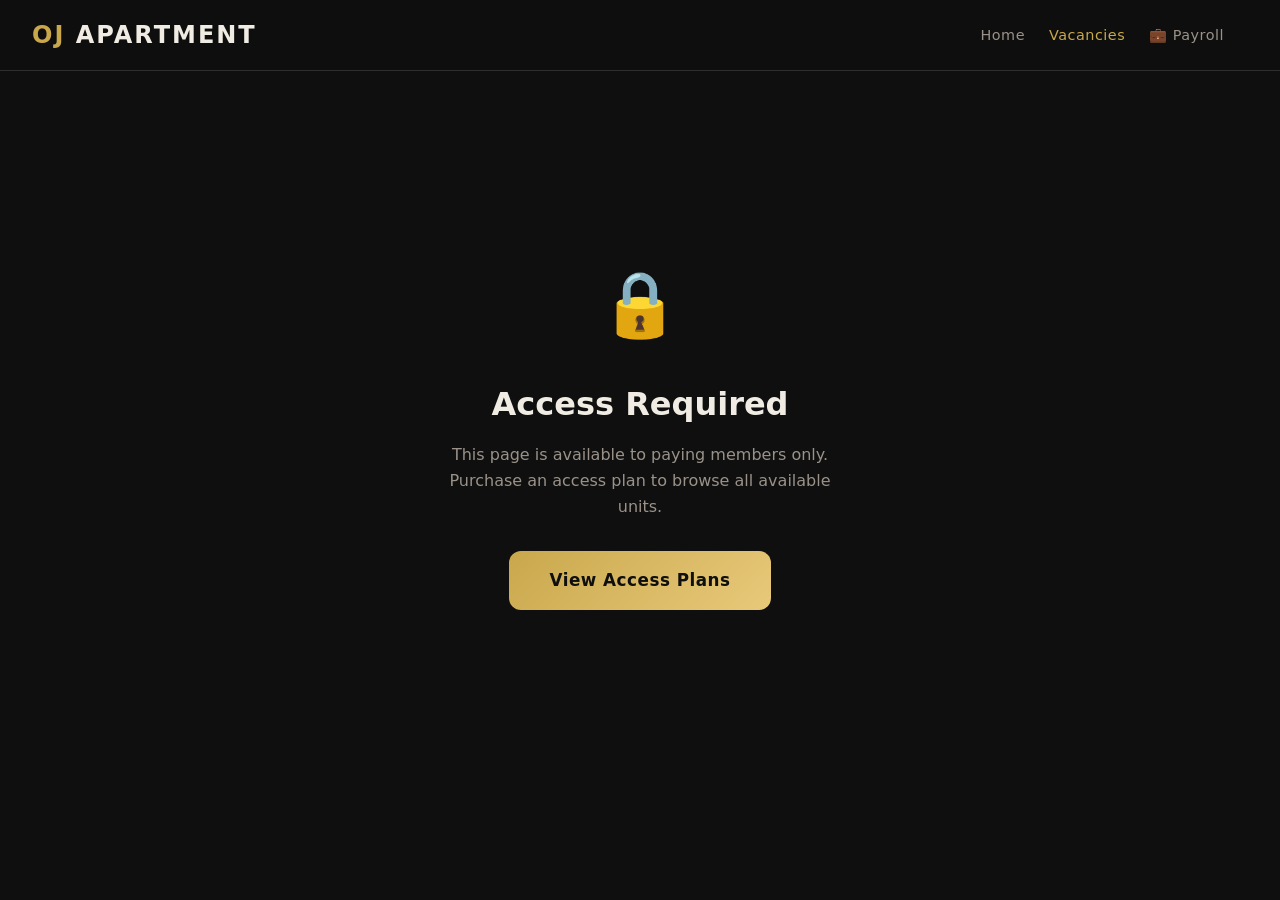
<file: apartments.html>
<!DOCTYPE html>
<html lang="en">
<head>
  <meta charset="UTF-8" />
  <meta name="viewport" content="width=device-width, initial-scale=1.0" />
  <title>Vacancies — OJ Apartment</title>
  <link rel="stylesheet" href="styles.css" />
  <style>
    .nav-toggle {
      display: none;
      flex-direction: column;
      justify-content: center;
      gap: 5px;
      background: none;
      border: none;
      cursor: pointer;
      padding: 4px;
      z-index: 201;
    }
    .nav-toggle span {
      display: block;
      width: 26px;
      height: 2.5px;
      background: var(--text);
      border-radius: 2px;
      transition: transform 0.3s ease, opacity 0.3s ease;
    }
    .nav-toggle.open span:nth-child(1) { transform: translateY(7.5px) rotate(45deg); }
    .nav-toggle.open span:nth-child(2) { opacity: 0; transform: scaleX(0); }
    .nav-toggle.open span:nth-child(3) { transform: translateY(-7.5px) rotate(-45deg); }
    .nav-drawer { position: fixed; inset: 0; z-index: 200; pointer-events: none; }
    .nav-drawer-backdrop { position: absolute; inset: 0; background: rgba(0,0,0,0.7); opacity: 0; transition: opacity 0.3s ease; backdrop-filter: blur(4px); }
    .nav-drawer-panel {
      position: absolute; top: 0; right: 0;
      width: min(320px, 85vw); height: 100%;
      background: var(--dark-card); border-left: 1px solid var(--dark-border);
      transform: translateX(100%); transition: transform 0.35s cubic-bezier(0.4,0,0.2,1);
      display: flex; flex-direction: column;
      padding: 5.5rem 2rem 2rem; gap: 0;
    }
    .nav-drawer.open { pointer-events: all; }
    .nav-drawer.open .nav-drawer-backdrop { opacity: 1; }
    .nav-drawer.open .nav-drawer-panel { transform: translateX(0); }
    .nav-drawer-panel a {
      display: flex; align-items: center; gap: 0.75rem;
      padding: 1rem 0; border-bottom: 1px solid var(--dark-border);
      font-size: 1rem; color: var(--text); transition: color 0.2s;
    }
    .nav-drawer-panel a:hover { color: var(--gold); }
    .nav-drawer-panel a .nav-icon { font-size: 1.2rem; width: 24px; text-align: center; }
    .nav-drawer-logo { font-size: 1.1rem; font-weight: 700; color: var(--gold); letter-spacing: 2px; text-transform: uppercase; margin-bottom: 0.25rem; }
    .nav-drawer-tagline { font-size: 0.78rem; color: var(--text-muted); margin-bottom: 1.5rem; padding-bottom: 1.5rem; border-bottom: 1px solid var(--dark-border); }
    .nav-drawer-cta { margin-top: 2rem; }
    @media (max-width: 768px) {
      .navbar .nav-links { display: none; }
      .nav-toggle { display: flex; }
    }
  </style>
</head>
<body>

  <!-- Navbar -->
  <nav class="navbar">
    <div class="logo">OJ <span>Apartment</span></div>
    <div class="nav-links">
      <a href="index.html">Home</a>
      <a href="apartments.html" class="active">Vacancies</a>
      <a href="payroll.html">💼 Payroll</a>
      <span id="user-greeting" style="font-size:0.85rem;color:var(--text-muted);"></span>
      <button onclick="revokeAccess()" class="btn btn-outline" style="padding:0.4rem 1rem;font-size:0.82rem;">Sign Out</button>
    </div>
    <button class="nav-toggle" id="nav-toggle" aria-label="Toggle navigation" aria-expanded="false">
      <span></span><span></span><span></span>
    </button>
  </nav>

  <!-- Mobile drawer -->
  <div class="nav-drawer" id="nav-drawer" role="dialog" aria-modal="true" aria-label="Navigation menu">
    <div class="nav-drawer-backdrop" id="nav-backdrop"></div>
    <div class="nav-drawer-panel">
      <div class="nav-drawer-logo">OJ Apartment</div>
      <div class="nav-drawer-tagline">Premium Residential Building · Lagos</div>
      <a href="index.html" onclick="closeDrawer()"><span class="nav-icon">🏠</span> Home</a>
      <a href="apartments.html" onclick="closeDrawer()"><span class="nav-icon">🔍</span> Vacancies</a>
      <a href="payroll.html" onclick="closeDrawer()"><span class="nav-icon">💼</span> Payroll</a>
      <a href="index.html#about" onclick="closeDrawer()"><span class="nav-icon">🏢</span> About</a>
      <a href="index.html#pricing" onclick="closeDrawer()"><span class="nav-icon">💳</span> Access Plans</a>
      <div class="nav-drawer-cta">
        <button onclick="revokeAccess(); closeDrawer();" class="btn btn-outline btn-full">Sign Out</button>
      </div>
    </div>
  </div>

  <script>
    const toggle = document.getElementById('nav-toggle');
    const drawer = document.getElementById('nav-drawer');
    const backdrop = document.getElementById('nav-backdrop');
    function openDrawer() { toggle.classList.add('open'); drawer.classList.add('open'); toggle.setAttribute('aria-expanded','true'); document.body.style.overflow='hidden'; }
    function closeDrawer() { toggle.classList.remove('open'); drawer.classList.remove('open'); toggle.setAttribute('aria-expanded','false'); document.body.style.overflow=''; }
    toggle.addEventListener('click', () => drawer.classList.contains('open') ? closeDrawer() : openDrawer());
    backdrop.addEventListener('click', closeDrawer);
    document.addEventListener('keydown', e => { if (e.key === 'Escape') closeDrawer(); });
  </script>

  <!-- Access Gate (shown if not paid) -->
  <div id="access-gate" style="display:none;min-height:80vh;display:none;align-items:center;justify-content:center;flex-direction:column;text-align:center;padding:3rem 2rem;">
    <div style="font-size:4rem;margin-bottom:1.5rem;">🔒</div>
    <h2 style="font-size:2rem;margin-bottom:0.75rem;">Access Required</h2>
    <p style="color:var(--text-muted);max-width:420px;margin:0 auto 2rem;">This page is available to paying members only. Purchase an access plan to browse all available units.</p>
    <a href="index.html#pricing" class="btn btn-gold btn-lg">View Access Plans</a>
  </div>

  <!-- Main Content (shown after payment) -->
  <div id="main-content" style="display:none;">
    <div class="apartments-page">

      <!-- Page Header -->
      <div class="page-header">
        <h1>Available Units</h1>
        <p>Browse all vacancies at OJ Apartment — <span id="available-count">12</span> units currently available.</p>
      </div>

      <!-- Access Banner -->
      <div class="access-banner">
        ✅ &nbsp;<strong id="access-plan-label">Standard Access</strong> &nbsp;— You have full access to all listings. Your access expires: <strong id="access-expiry" style="margin-left:0.3rem;"></strong>
      </div>

      <!-- Filters -->
      <div class="filters-bar">
        <select id="filter-type" onchange="filterApts()">
          <option value="">All Types</option>
          <option value="Studio">Studio</option>
          <option value="1-Bedroom">1 Bedroom</option>
          <option value="2-Bedroom">2 Bedrooms</option>
          <option value="3-Bedroom">3 Bedrooms</option>
          <option value="Penthouse">Penthouse</option>
        </select>
        <select id="filter-status" onchange="filterApts()">
          <option value="">All Status</option>
          <option value="available">Available</option>
          <option value="reserved">Reserved</option>
        </select>
        <select id="filter-floor" onchange="filterApts()">
          <option value="">All Floors</option>
          <option value="1">Floor 1</option>
          <option value="2">Floor 2</option>
          <option value="3">Floor 3</option>
          <option value="4">Floor 4</option>
          <option value="5">Floor 5</option>
          <option value="6">Floor 6</option>
          <option value="7">Floor 7</option>
          <option value="8">Floor 8</option>
        </select>
        <input type="number" id="filter-price" placeholder="Max rent ($)" oninput="filterApts()" style="width:160px;" />
        <span class="filter-count" id="filter-count"></span>
      </div>

      <!-- Apartments Grid -->
      <div class="apartments-grid" id="apartments-grid">
        <!-- Dynamically populated by script.js -->
      </div>

    </div>
  </div>

  <!-- Apartment Detail Modal -->
  <div class="modal-overlay" id="apt-modal">
    <div class="modal">
      <button class="modal-close" onclick="closeModal()">✕</button>
      <div id="modal-body">
        <!-- Populated dynamically -->
      </div>
    </div>
  </div>

  <!-- Reservation Confirmation Modal -->
  <div class="modal-overlay" id="reserve-modal">
    <div class="modal" style="max-width:440px;">
      <button class="modal-close" onclick="closeReserveModal()">✕</button>
      <div style="text-align:center;">
        <div style="font-size:3rem;margin-bottom:1rem;">🏠</div>
        <h2 style="margin-bottom:0.5rem;">Reserve This Unit?</h2>
        <p id="reserve-modal-desc" style="color:var(--text-muted);font-size:0.9rem;margin-bottom:2rem;"></p>
        <div class="form-group" style="text-align:left;">
          <label>Preferred Move-in Date</label>
          <input type="date" id="movein-date" min="" />
        </div>
        <div class="form-group" style="text-align:left;">
          <label>Additional Notes (optional)</label>
          <input type="text" id="reserve-notes" placeholder="Any special requests..." />
        </div>
        <div style="display:flex;gap:1rem;margin-top:1.5rem;">
          <button class="btn btn-outline btn-full" onclick="closeReserveModal()">Cancel</button>
          <button class="btn btn-gold btn-full" onclick="confirmReservation()">Confirm Reservation</button>
        </div>
      </div>
    </div>
  </div>

  <!-- Toast -->
  <div class="toast" id="toast"></div>

  <script src="script.js"></script>
  <script>
    // Set minimum move-in date to today
    const today = new Date().toISOString().split('T')[0];
    document.getElementById('movein-date').min = today;
    document.getElementById('movein-date').value = today;

    // Init page
    initApartmentsPage();
  </script>
</body>
</html>
</file>
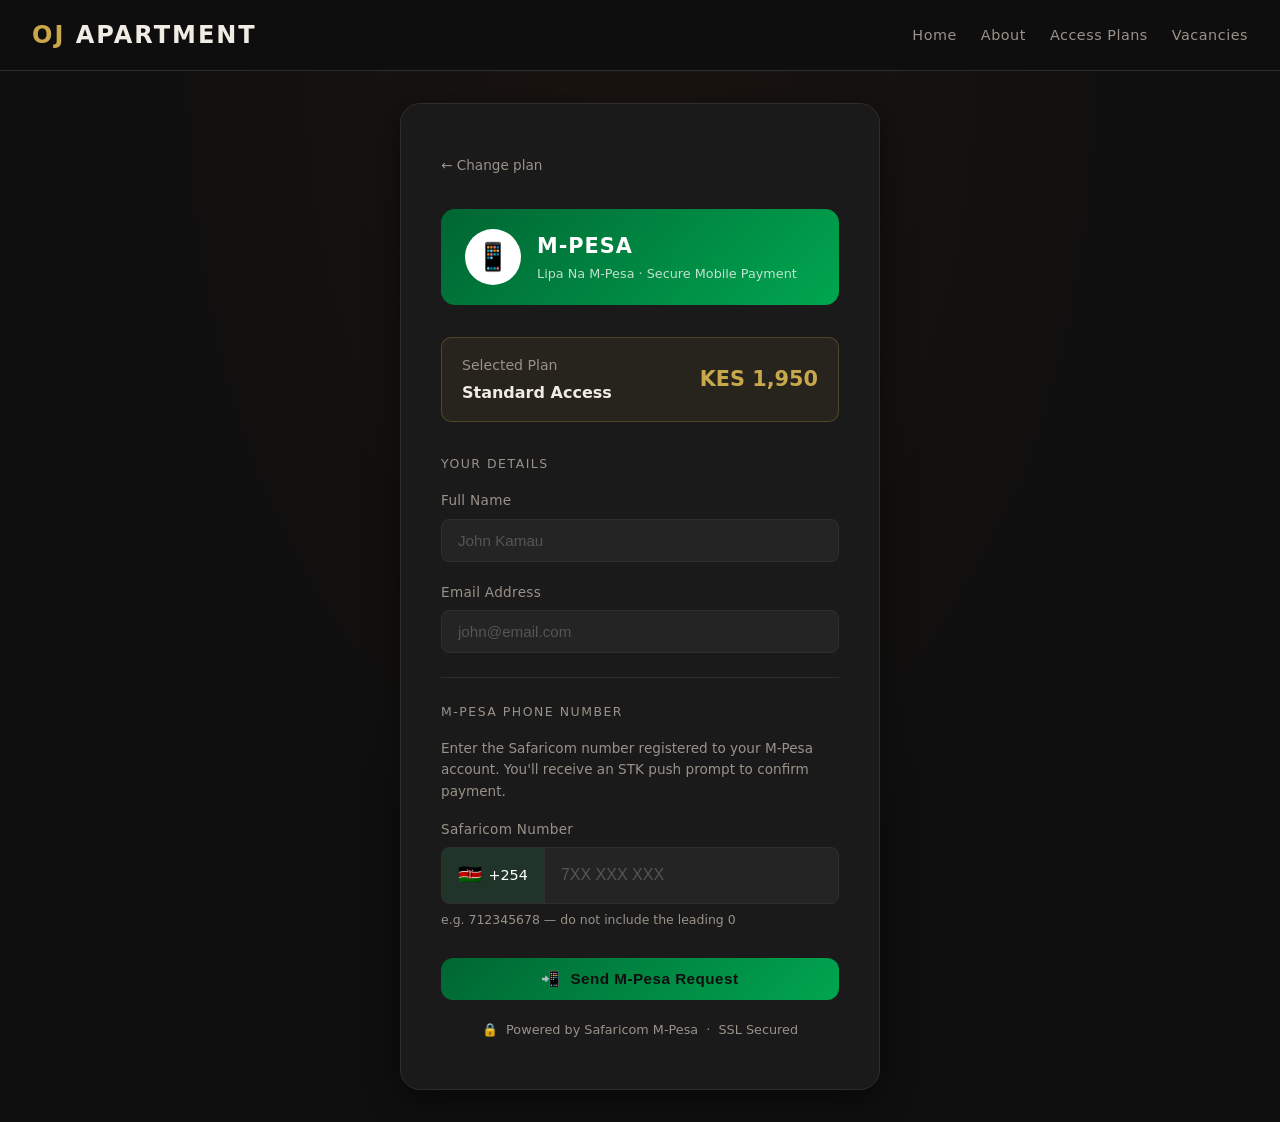
<file: payment.html>
<!DOCTYPE html>
<html lang="en">
<head>
  <meta charset="UTF-8" />
  <meta name="viewport" content="width=device-width, initial-scale=1.0" />
  <title>Pay via M-Pesa — OJ Apartment</title>
  <link rel="stylesheet" href="styles.css" />
  <style>
    /* ── Nav hamburger (shared) ── */
    .nav-toggle {
      display: none; flex-direction: column; justify-content: center;
      gap: 5px; background: none; border: none; cursor: pointer; padding: 4px; z-index: 201;
    }
    .nav-toggle span { display: block; width: 26px; height: 2.5px; background: var(--text); border-radius: 2px; transition: transform .3s, opacity .3s; }
    .nav-toggle.open span:nth-child(1) { transform: translateY(7.5px) rotate(45deg); }
    .nav-toggle.open span:nth-child(2) { opacity: 0; transform: scaleX(0); }
    .nav-toggle.open span:nth-child(3) { transform: translateY(-7.5px) rotate(-45deg); }
    .nav-drawer { position: fixed; inset: 0; z-index: 200; pointer-events: none; }
    .nav-drawer-backdrop { position: absolute; inset: 0; background: rgba(0,0,0,.7); opacity: 0; transition: opacity .3s; backdrop-filter: blur(4px); }
    .nav-drawer-panel { position: absolute; top: 0; right: 0; width: min(320px,85vw); height: 100%; background: var(--dark-card); border-left: 1px solid var(--dark-border); transform: translateX(100%); transition: transform .35s cubic-bezier(.4,0,.2,1); display: flex; flex-direction: column; padding: 5.5rem 2rem 2rem; }
    .nav-drawer.open { pointer-events: all; }
    .nav-drawer.open .nav-drawer-backdrop { opacity: 1; }
    .nav-drawer.open .nav-drawer-panel { transform: translateX(0); }
    .nav-drawer-panel a { display: flex; align-items: center; gap: .75rem; padding: 1rem 0; border-bottom: 1px solid var(--dark-border); font-size: 1rem; color: var(--text); transition: color .2s; }
    .nav-drawer-panel a:hover { color: var(--gold); }
    .nav-drawer-panel a .nav-icon { font-size: 1.2rem; width: 24px; text-align: center; }
    .nav-drawer-logo { font-size: 1.1rem; font-weight: 700; color: var(--gold); letter-spacing: 2px; text-transform: uppercase; margin-bottom: .25rem; }
    .nav-drawer-tagline { font-size: .78rem; color: var(--text-muted); margin-bottom: 1.5rem; padding-bottom: 1.5rem; border-bottom: 1px solid var(--dark-border); }
    .nav-drawer-cta { margin-top: 2rem; }
    @media (max-width: 768px) { .navbar .nav-links { display: none; } .nav-toggle { display: flex; } }

    /* ── Page layout ── */
    .back-link { display: inline-flex; align-items: center; gap: .4rem; font-size: .85rem; color: var(--text-muted); margin-bottom: 2rem; transition: color .2s; }
    .back-link:hover { color: var(--gold); }

    .divider { border: none; border-top: 1px solid var(--dark-border); margin: 1.5rem 0; }
    .section-label { font-size: .78rem; letter-spacing: 1.5px; text-transform: uppercase; color: var(--text-muted); margin-bottom: 1rem; }

    /* ── M-Pesa brand block ── */
    .mpesa-brand {
      display: flex;
      align-items: center;
      gap: 1rem;
      background: linear-gradient(135deg, #006633 0%, #00a650 100%);
      border-radius: 14px;
      padding: 1.25rem 1.5rem;
      margin-bottom: 2rem;
    }
    .mpesa-logo-circle {
      width: 56px; height: 56px; border-radius: 50%;
      background: #fff;
      display: flex; align-items: center; justify-content: center;
      font-size: 1.7rem; flex-shrink: 0;
    }
    .mpesa-brand-text .brand-name { font-size: 1.3rem; font-weight: 800; color: #fff; letter-spacing: 1px; }
    .mpesa-brand-text .brand-sub  { font-size: .8rem; color: rgba(255,255,255,.75); }

    /* ── Phone input with flag prefix ── */
    .phone-input-wrap {
      display: flex;
      align-items: stretch;
      background: var(--dark-mid);
      border: 1px solid var(--dark-border);
      border-radius: 8px;
      overflow: hidden;
      transition: border-color .2s;
    }
    .phone-input-wrap:focus-within { border-color: #00a650; }
    .phone-prefix {
      display: flex; align-items: center; gap: .4rem;
      padding: .75rem 1rem;
      background: rgba(0,166,80,.12);
      border-right: 1px solid var(--dark-border);
      font-size: .9rem; color: #fff; white-space: nowrap; flex-shrink: 0;
    }
    .phone-prefix .flag { font-size: 1.2rem; }
    .phone-input-wrap input {
      flex: 1; background: none; border: none;
      padding: .75rem 1rem; color: var(--text);
      font-size: 1rem; outline: none;
    }
    .phone-input-wrap input::placeholder { color: #555; }

    /* ── STK status steps ── */
    .stk-steps {
      display: none;
      flex-direction: column;
      gap: .75rem;
      margin: 1.5rem 0;
    }
    .stk-steps.visible { display: flex; }
    .stk-step {
      display: flex; align-items: center; gap: .9rem;
      background: var(--dark-mid);
      border: 1px solid var(--dark-border);
      border-radius: 10px;
      padding: .9rem 1rem;
      font-size: .9rem;
      opacity: .4;
      transition: opacity .4s, border-color .4s;
    }
    .stk-step.done  { opacity: 1; border-color: #00a650; }
    .stk-step.active { opacity: 1; border-color: var(--gold); }
    .stk-step .step-icon { font-size: 1.3rem; width: 28px; text-align: center; flex-shrink: 0; }
    .stk-step .step-text { flex: 1; }
    .stk-step .step-text strong { display: block; }
    .stk-step .step-text span { font-size: .8rem; color: var(--text-muted); }
    .stk-spinner {
      width: 18px; height: 18px;
      border: 2.5px solid var(--dark-border);
      border-top-color: var(--gold);
      border-radius: 50%;
      animation: spin .7s linear infinite;
      flex-shrink: 0;
    }
    @keyframes spin { to { transform: rotate(360deg); } }
    .stk-tick { color: #00a650; font-size: 1.1rem; flex-shrink: 0; }

    /* ── Phone confirmation pill ── */
    .phone-pill {
      display: inline-flex; align-items: center; gap: .5rem;
      background: rgba(0,166,80,.12); border: 1px solid rgba(0,166,80,.35);
      border-radius: 50px; padding: .35rem .9rem;
      font-size: .85rem; color: #fff; margin-bottom: 1.5rem;
    }

    /* ── Resend / cancel row ── */
    .stk-actions { display: flex; gap: 1rem; margin-top: .5rem; flex-wrap: wrap; }
    .stk-actions button { background: none; border: none; font-size: .85rem; cursor: pointer; padding: 0; }
    .stk-actions .btn-resend { color: var(--gold); }
    .stk-actions .btn-cancel { color: var(--text-muted); }
    .stk-actions button:hover { text-decoration: underline; }

    /* ── Manual USSD fallback ── */
    .ussd-box {
      background: var(--dark-mid); border: 1px solid var(--dark-border);
      border-radius: 10px; padding: 1.1rem 1.25rem;
      font-size: .88rem; line-height: 1.9;
    }
    .ussd-code {
      font-family: 'Courier New', monospace;
      background: rgba(0,166,80,.15); border: 1px solid rgba(0,166,80,.3);
      color: #4dff9a; border-radius: 6px;
      padding: .2rem .55rem; font-size: .92rem;
    }

    /* ── Success overlay ── */
    #success-overlay {
      display: none; position: fixed; inset: 0;
      background: rgba(0,0,0,.88); z-index: 300;
      align-items: center; justify-content: center;
      flex-direction: column; text-align: center; padding: 2rem;
    }
    #success-overlay.show { display: flex; }
    .success-box {
      background: var(--dark-card); border: 1px solid rgba(0,166,80,.4);
      border-radius: 20px; padding: 3rem 2.5rem;
      max-width: 420px; width: 100%;
    }
    .success-icon { font-size: 4rem; margin-bottom: 1rem; }
    .success-box h2 { font-size: 1.6rem; margin-bottom: .5rem; color: #00a650; }
    .success-box p  { color: var(--text-muted); margin-bottom: 2rem; font-size: .95rem; }
    .progress-bar  { height: 4px; background: var(--dark-border); border-radius: 2px; overflow: hidden; margin-bottom: .75rem; }
    .progress-fill { height: 100%; background: #00a650; width: 0%; transition: width 3s linear; }
    .redirect-note { font-size: .8rem; color: var(--text-muted); }

    /* ── Toast (needed here too) ── */
    .toast { position: fixed; bottom: 2rem; right: 2rem; background: var(--dark-card); border: 1px solid var(--dark-border); border-left: 4px solid var(--success); border-radius: 10px; padding: 1rem 1.5rem; font-size: .9rem; box-shadow: var(--shadow); z-index: 400; transform: translateY(100px); opacity: 0; transition: transform .3s ease, opacity .3s ease; max-width: 320px; }
    .toast.show { transform: translateY(0); opacity: 1; }
    .toast.error { border-left-color: var(--danger); }
  </style>
</head>
<body>

  <!-- ── Navbar ── -->
  <nav class="navbar">
    <div class="logo">OJ <span>Apartment</span></div>
    <div class="nav-links">
      <a href="index.html">Home</a>
      <a href="index.html#about">About</a>
      <a href="index.html#pricing">Access Plans</a>
      <a href="apartments.html">Vacancies</a>
    </div>
    <button class="nav-toggle" id="nav-toggle" aria-label="Toggle navigation" aria-expanded="false">
      <span></span><span></span><span></span>
    </button>
  </nav>

  <div class="nav-drawer" id="nav-drawer" role="dialog" aria-modal="true" aria-label="Navigation menu">
    <div class="nav-drawer-backdrop" id="nav-backdrop"></div>
    <div class="nav-drawer-panel">
      <div class="nav-drawer-logo">OJ Apartment</div>
      <div class="nav-drawer-tagline">Premium Residential Building · Nairobi</div>
      <a href="index.html"         onclick="closeDrawer()"><span class="nav-icon">🏠</span> Home</a>
      <a href="index.html#about"   onclick="closeDrawer()"><span class="nav-icon">🏢</span> About</a>
      <a href="index.html#how"     onclick="closeDrawer()"><span class="nav-icon">📋</span> How It Works</a>
      <a href="index.html#pricing" onclick="closeDrawer()"><span class="nav-icon">💳</span> Access Plans</a>
      <a href="apartments.html"    onclick="closeDrawer()"><span class="nav-icon">🔍</span> Vacancies</a>
      <div class="nav-drawer-cta">
        <a href="index.html" class="btn btn-gold btn-full" onclick="closeDrawer()">← Back to Home</a>
      </div>
    </div>
  </div>

  <!-- ── Payment page ── -->
  <div class="payment-page">
    <div class="payment-box">
      <a href="index.html" class="back-link">← Change plan</a>

      <!-- M-Pesa brand header -->
      <div class="mpesa-brand">
        <div class="mpesa-logo-circle">📱</div>
        <div class="mpesa-brand-text">
          <div class="brand-name">M-PESA</div>
          <div class="brand-sub">Lipa Na M-Pesa · Secure Mobile Payment</div>
        </div>
      </div>

      <!-- Plan summary -->
      <div class="plan-summary">
        <div>
          <div class="plan-label">Selected Plan</div>
          <div id="plan-name-display" style="font-weight:600;font-size:1rem;margin-top:.2rem;">Standard Access</div>
        </div>
        <div class="plan-amount" id="plan-amount-display">KES 1,950</div>
      </div>

      <!-- ── Step 1: Your details ── -->
      <div id="step-details">
        <div class="section-label">Your Details</div>
        <div class="form-group">
          <label>Full Name</label>
          <input type="text" id="full-name" placeholder="John Kamau" autocomplete="name" />
        </div>
        <div class="form-group">
          <label>Email Address</label>
          <input type="email" id="email" placeholder="john@email.com" autocomplete="email" />
        </div>

        <hr class="divider" />

        <!-- M-Pesa phone number -->
        <div class="section-label">M-Pesa Phone Number</div>
        <p style="font-size:.85rem;color:var(--text-muted);margin-bottom:1rem;">
          Enter the Safaricom number registered to your M-Pesa account. You'll receive an STK push prompt to confirm payment.
        </p>
        <div class="form-group">
          <label>Safaricom Number</label>
          <div class="phone-input-wrap">
            <div class="phone-prefix">
              <span class="flag">🇰🇪</span> +254
            </div>
            <input type="tel" id="mpesa-phone"
              placeholder="7XX XXX XXX"
              maxlength="9"
              oninput="this.value=this.value.replace(/\D/g,'')"
              autocomplete="tel" />
          </div>
          <div style="font-size:.78rem;color:var(--text-muted);margin-top:.4rem;">e.g. 712345678 — do not include the leading 0</div>
        </div>

        <button class="btn btn-gold btn-full" style="margin-top:.5rem;background:linear-gradient(135deg,#006633,#00a650);border:none;" onclick="initiateMpesa()">
          📲 &nbsp;Send M-Pesa Request
        </button>

        <div class="secure-note" style="margin-top:1.25rem;">
          🔒 &nbsp;Powered by Safaricom M-Pesa &nbsp;·&nbsp; SSL Secured
        </div>
      </div>

      <!-- ── Step 2: STK Push sent ── -->
      <div id="step-stk" style="display:none;">
        <div style="text-align:center;margin-bottom:1.5rem;">
          <div style="font-size:3rem;">📲</div>
          <h3 style="font-size:1.3rem;margin:.5rem 0 .3rem;">Check Your Phone!</h3>
          <p style="font-size:.88rem;color:var(--text-muted);">An M-Pesa payment request has been sent to</p>
          <div class="phone-pill" style="margin:.6rem auto 0;display:inline-flex;">
            🇰🇪 &nbsp;<strong id="phone-display">+254 7XX XXX XXX</strong>
          </div>
        </div>

        <!-- Progress steps -->
        <div class="stk-steps visible" id="stk-steps">
          <div class="stk-step done" id="stk-s1">
            <span class="step-icon">✅</span>
            <div class="step-text">
              <strong>Request Sent</strong>
              <span>STK push dispatched to your Safaricom number</span>
            </div>
            <span class="stk-tick">✓</span>
          </div>
          <div class="stk-step active" id="stk-s2">
            <span class="step-icon">🔔</span>
            <div class="step-text">
              <strong>Waiting for PIN</strong>
              <span>Enter your M-Pesa PIN on your phone to confirm</span>
            </div>
            <span class="stk-spinner" id="spinner-2"></span>
          </div>
          <div class="stk-step" id="stk-s3">
            <span class="step-icon">✅</span>
            <div class="step-text">
              <strong>Payment Confirmed</strong>
              <span>Transaction verified by M-Pesa</span>
            </div>
          </div>
          <div class="stk-step" id="stk-s4">
            <span class="step-icon">🔓</span>
            <div class="step-text">
              <strong>Access Granted</strong>
              <span>Redirecting to vacancy listings...</span>
            </div>
          </div>
        </div>

        <div class="stk-actions">
          <button class="btn-resend" onclick="resendPush()">🔄 Resend request</button>
          <button class="btn-cancel" onclick="cancelPayment()">✕ Cancel &amp; change number</button>
        </div>

        <hr class="divider" />

        <!-- Manual USSD fallback -->
        <div class="section-label">Didn't receive the prompt?</div>
        <div class="ussd-box">
          You can also pay manually via USSD:<br/>
          1. Dial <span class="ussd-code">*150*00#</span> on your phone<br/>
          2. Select <strong>Lipa na M-Pesa</strong><br/>
          3. Select <strong>Pay Bill</strong><br/>
          4. Business No: <span class="ussd-code">522522</span><br/>
          5. Account No: <span class="ussd-code" id="ussd-ref">OJ-STD-001</span><br/>
          6. Amount: <span class="ussd-code" id="ussd-amount">KES 1,950</span><br/>
          7. Enter your M-Pesa PIN &amp; confirm
        </div>
        <p style="font-size:.8rem;color:var(--text-muted);margin-top:.75rem;">After manual payment, click the button below to verify.</p>
        <button class="btn btn-outline btn-full" style="margin-top:.5rem;" onclick="manualConfirm()">
          I've Completed the Payment
        </button>
      </div>
    </div>
  </div>

  <!-- ── Success overlay ── -->
  <div id="success-overlay">
    <div class="success-box">
      <div class="success-icon">🎉</div>
      <h2>Payment Confirmed!</h2>
      <p>M-Pesa payment received. Your access is now active. Redirecting you to the vacancy listings...</p>
      <div class="progress-bar">
        <div class="progress-fill" id="progress-fill"></div>
      </div>
      <div class="redirect-note">Redirecting in 3 seconds...</div>
    </div>
  </div>

  <!-- Toast -->
  <div class="toast" id="toast"></div>

  <script src="script.js"></script>
  <script>
    /* ── Nav drawer ── */
    const toggle   = document.getElementById('nav-toggle');
    const drawer   = document.getElementById('nav-drawer');
    const backdrop = document.getElementById('nav-backdrop');
    function openDrawer()  { toggle.classList.add('open');    drawer.classList.add('open');    toggle.setAttribute('aria-expanded','true');  document.body.style.overflow='hidden'; }
    function closeDrawer() { toggle.classList.remove('open'); drawer.classList.remove('open'); toggle.setAttribute('aria-expanded','false'); document.body.style.overflow=''; }
    toggle.addEventListener('click', () => drawer.classList.contains('open') ? closeDrawer() : openDrawer());
    backdrop.addEventListener('click', closeDrawer);
    document.addEventListener('keydown', e => { if (e.key==='Escape') closeDrawer(); });

    /* ── Plan from URL ── */
    const params = new URLSearchParams(window.location.search);
    const plan   = params.get('plan')   || 'standard';
    const amount = params.get('amount') || '15';

    // Convert USD to KES (approx 1 USD ≈ 130 KES) for M-Pesa display
    const kesRates = { '5': '650', '15': '1,950', '30': '3,900' };
    const kesAmount = kesRates[amount] || (parseInt(amount) * 130).toLocaleString();

    const planNames = { basic: 'Basic Access', standard: 'Standard Access', premium: 'Premium Access' };
    document.getElementById('plan-name-display').textContent = planNames[plan] || 'Standard Access';
    document.getElementById('plan-amount-display').textContent = 'KES ' + kesAmount;
    document.getElementById('ussd-amount').textContent = 'KES ' + kesAmount;

    // Generate reference code
    const planCodes = { basic: 'BSC', standard: 'STD', premium: 'PRM' };
    const refCode = 'OJ-' + (planCodes[plan] || 'STD') + '-' + Math.floor(1000 + Math.random() * 9000);
    document.getElementById('ussd-ref').textContent = refCode;

    let storedName  = '';
    let storedEmail = '';
    let storedPhone = '';
    let stkTimer    = null;

    /* ── Validate and send STK Push ── */
    function initiateMpesa() {
      const name  = document.getElementById('full-name').value.trim();
      const email = document.getElementById('email').value.trim();
      const phone = document.getElementById('mpesa-phone').value.trim();

      if (!name)  { showToast('Please enter your full name.', 'error'); return; }
      if (!email || !email.includes('@')) { showToast('Please enter a valid email address.', 'error'); return; }
      if (!phone || phone.length < 9) { showToast('Please enter a valid 9-digit Safaricom number.', 'error'); return; }
      if (!['07','01','7','1'].some(p => phone.startsWith(p.replace(/^0/,'')))) {
        // basic Safaricom prefix check (7xx / 1xx without leading 0)
      }

      storedName  = name;
      storedEmail = email;
      storedPhone = '+254' + phone;

      // Show phone in the STK step
      document.getElementById('phone-display').textContent = storedPhone;

      // Switch views
      document.getElementById('step-details').style.display = 'none';
      document.getElementById('step-stk').style.display     = 'block';

      /*
       * ── Real integration note ──
       * In production, replace the simulation below with a fetch() call to
       * your backend endpoint that calls the Safaricom Daraja API:
       *
       *   POST https://sandbox.safaricom.co.ke/mpesa/stkpush/v1/processrequest
       *   {
       *     BusinessShortCode, Password, Timestamp, TransactionType: "CustomerPayBillOnline",
       *     Amount: <KES amount>, PartyA: <phone>, PartyB: <shortcode>,
       *     PhoneNumber: <phone>, CallBackURL, AccountReference: <refCode>,
       *     TransactionDesc: "OJ Apartment Access"
       *   }
       *
       * Then poll your callback endpoint (or use WebSockets) to detect
       * ResultCode 0 (success) and call completePayment() below.
       */
      simulateStkPush();
    }

    /* ── Simulate the STK push flow (replace with real Daraja polling) ── */
    function simulateStkPush() {
      clearTimeout(stkTimer);
      // Reset steps
      document.getElementById('stk-s2').classList.add('active');
      document.getElementById('stk-s3').classList.remove('done','active');
      document.getElementById('stk-s4').classList.remove('done','active');

      // After ~5 s simulate user entering PIN and payment succeeding
      stkTimer = setTimeout(() => {
        document.getElementById('stk-s2').classList.remove('active');
        document.getElementById('stk-s2').classList.add('done');
        document.getElementById('stk-s2').querySelector('.stk-spinner').style.display = 'none';
        document.getElementById('stk-s2').insertAdjacentHTML('beforeend','<span class="stk-tick">✓</span>');

        document.getElementById('stk-s3').classList.add('active');
        const sp3 = document.createElement('span'); sp3.className = 'stk-spinner'; sp3.id = 'spinner-3';
        document.getElementById('stk-s3').appendChild(sp3);

        setTimeout(() => {
          document.getElementById('stk-s3').classList.remove('active');
          document.getElementById('stk-s3').classList.add('done');
          sp3.remove();
          document.getElementById('stk-s3').insertAdjacentHTML('beforeend','<span class="stk-tick">✓</span>');
          document.getElementById('stk-s4').classList.add('active');

          setTimeout(completePayment, 800);
        }, 2000);
      }, 5000);
    }

    /* ── Finalize access grant + success screen ── */
    function completePayment() {
      document.getElementById('stk-s4').classList.remove('active');
      document.getElementById('stk-s4').classList.add('done');
      document.getElementById('stk-s4').insertAdjacentHTML('beforeend','<span class="stk-tick">✓</span>');

      grantAccess(plan, storedName, storedEmail);

      const overlay = document.getElementById('success-overlay');
      overlay.classList.add('show');
      setTimeout(() => { document.getElementById('progress-fill').style.width = '100%'; }, 100);
      setTimeout(() => { window.location.href = 'apartments.html'; }, 3200);
    }

    /* ── Resend push ── */
    function resendPush() {
      // Reset step 2 spinner
      const s2 = document.getElementById('stk-s2');
      s2.classList.remove('done'); s2.classList.add('active');
      s2.querySelectorAll('.stk-tick').forEach(el => el.remove());
      const sp = document.createElement('span'); sp.className = 'stk-spinner'; sp.id = 'spinner-2';
      s2.appendChild(sp);
      document.getElementById('stk-s3').classList.remove('done','active');
      document.getElementById('stk-s3').querySelectorAll('.stk-tick').forEach(el => el.remove());
      document.getElementById('stk-s4').classList.remove('done','active');
      showToast('📲 New M-Pesa request sent to ' + storedPhone);
      simulateStkPush();
    }

    /* ── Cancel and go back ── */
    function cancelPayment() {
      clearTimeout(stkTimer);
      document.getElementById('step-stk').style.display    = 'none';
      document.getElementById('step-details').style.display = 'block';
    }

    /* ── Manual / USSD confirm ── */
    function manualConfirm() {
      clearTimeout(stkTimer);
      completePayment();
    }
  </script>
</body>
</html>
</file>
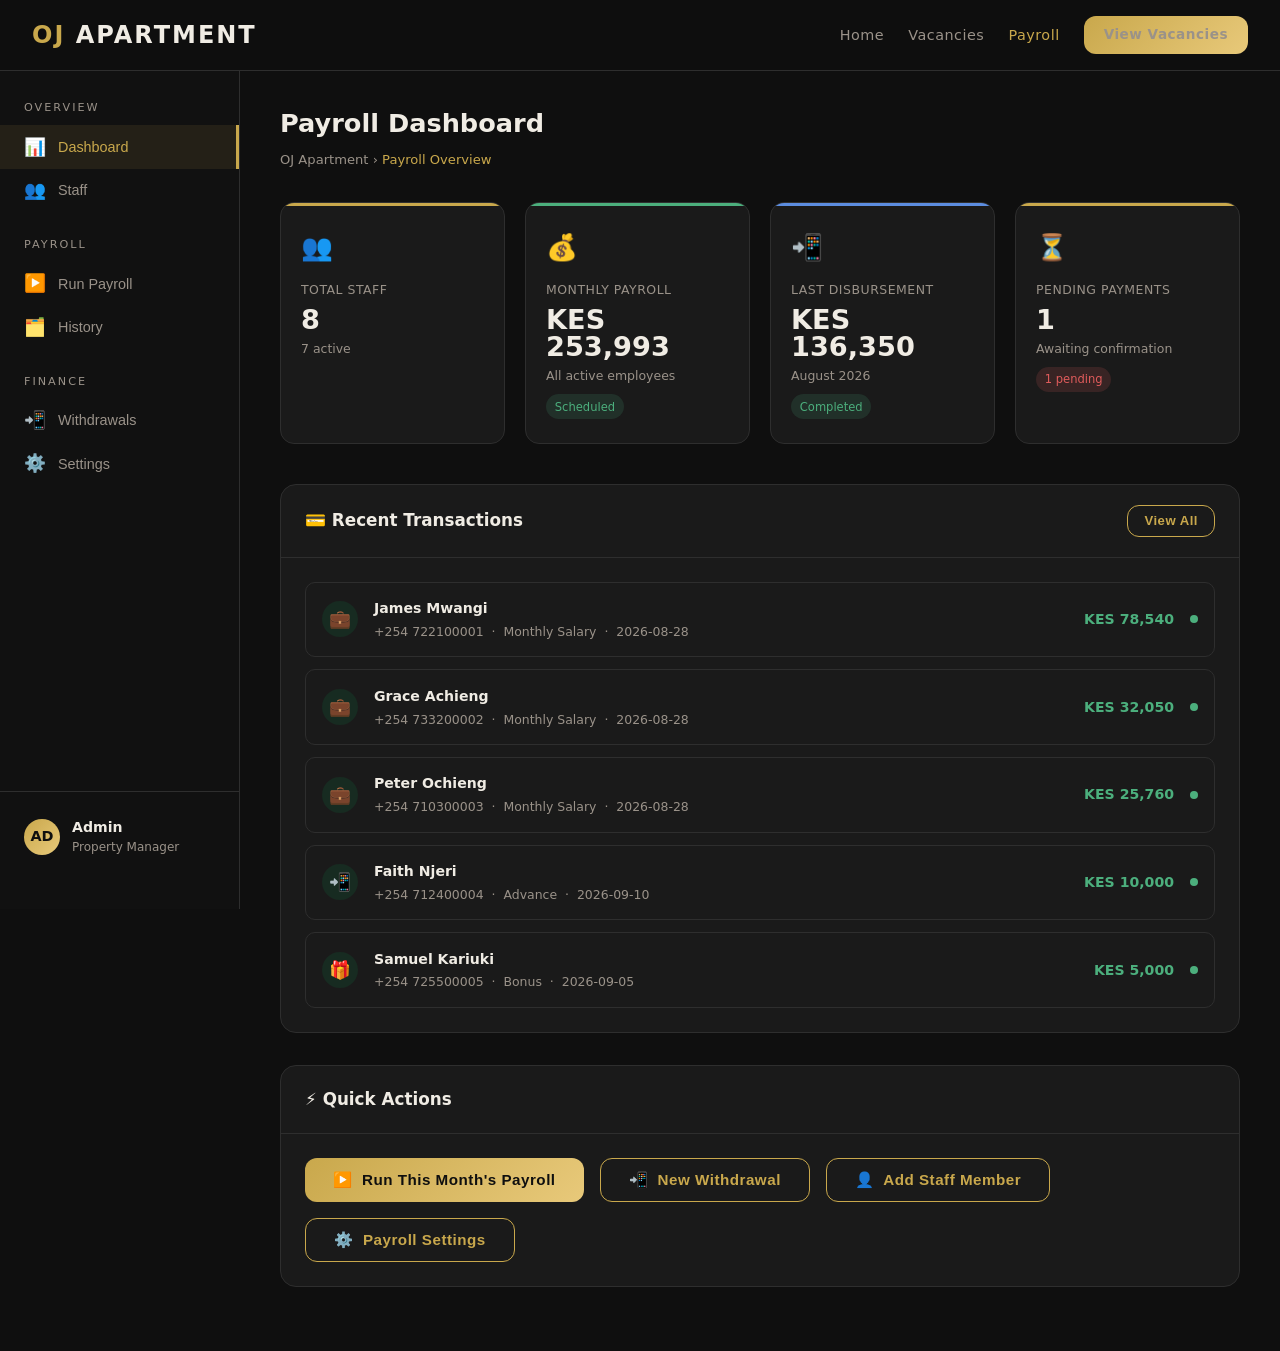
<file: payroll.html>
<!DOCTYPE html>
<html lang="en">
<head>
  <meta charset="UTF-8" />
  <meta name="viewport" content="width=device-width, initial-scale=1.0" />
  <title>Payroll Dashboard — OJ Apartment</title>
  <link rel="stylesheet" href="styles.css" />
  <link rel="stylesheet" href="payroll.css" />
  <style>
    /* Nav hamburger */
    .nav-toggle { display:none;flex-direction:column;justify-content:center;gap:5px;background:none;border:none;cursor:pointer;padding:4px;z-index:201; }
    .nav-toggle span { display:block;width:26px;height:2.5px;background:var(--text);border-radius:2px;transition:transform .3s,opacity .3s; }
    .nav-toggle.open span:nth-child(1){transform:translateY(7.5px) rotate(45deg);}
    .nav-toggle.open span:nth-child(2){opacity:0;transform:scaleX(0);}
    .nav-toggle.open span:nth-child(3){transform:translateY(-7.5px) rotate(-45deg);}
    .nav-drawer{position:fixed;inset:0;z-index:200;pointer-events:none;}
    .nav-drawer-backdrop{position:absolute;inset:0;background:rgba(0,0,0,.7);opacity:0;transition:opacity .3s;backdrop-filter:blur(4px);}
    .nav-drawer-panel{position:absolute;top:0;right:0;width:min(320px,85vw);height:100%;background:var(--dark-card);border-left:1px solid var(--dark-border);transform:translateX(100%);transition:transform .35s cubic-bezier(.4,0,.2,1);display:flex;flex-direction:column;padding:5.5rem 2rem 2rem;}
    .nav-drawer.open{pointer-events:all;}
    .nav-drawer.open .nav-drawer-backdrop{opacity:1;}
    .nav-drawer.open .nav-drawer-panel{transform:translateX(0);}
    .nav-drawer-panel a{display:flex;align-items:center;gap:.75rem;padding:1rem 0;border-bottom:1px solid var(--dark-border);font-size:1rem;color:var(--text);transition:color .2s;}
    .nav-drawer-panel a:hover{color:var(--gold);}
    .nav-drawer-panel a .nav-icon{font-size:1.2rem;width:24px;text-align:center;}
    .nav-drawer-logo{font-size:1.1rem;font-weight:700;color:var(--gold);letter-spacing:2px;text-transform:uppercase;margin-bottom:.25rem;}
    .nav-drawer-tagline{font-size:.78rem;color:var(--text-muted);margin-bottom:1.5rem;padding-bottom:1.5rem;border-bottom:1px solid var(--dark-border);}
    .nav-drawer-cta{margin-top:2rem;}
    @media(max-width:768px){.navbar .nav-links{display:none;}.nav-toggle{display:flex;}}
  </style>
</head>
<body>

  <!-- ── Navbar ── -->
  <nav class="navbar">
    <div class="logo">OJ <span>Apartment</span></div>
    <div class="nav-links">
      <a href="index.html">Home</a>
      <a href="apartments.html">Vacancies</a>
      <a href="payroll.html" class="active">Payroll</a>
      <a href="payment.html?plan=standard&amount=15" class="btn btn-gold" style="padding:.5rem 1.25rem;font-size:.85rem;">View Vacancies</a>
    </div>
    <button class="nav-toggle" id="nav-toggle" aria-label="Toggle navigation" aria-expanded="false">
      <span></span><span></span><span></span>
    </button>
  </nav>

  <div class="nav-drawer" id="nav-drawer" role="dialog" aria-modal="true">
    <div class="nav-drawer-backdrop" id="nav-backdrop"></div>
    <div class="nav-drawer-panel">
      <div class="nav-drawer-logo">OJ Apartment</div>
      <div class="nav-drawer-tagline">Premium Residential Building</div>
      <a href="index.html"      onclick="closeDrawer()"><span class="nav-icon">🏠</span> Home</a>
      <a href="apartments.html" onclick="closeDrawer()"><span class="nav-icon">🔍</span> Vacancies</a>
      <a href="payroll.html"    onclick="closeDrawer()"><span class="nav-icon">💼</span> Payroll</a>
      <a href="index.html#pricing" onclick="closeDrawer()"><span class="nav-icon">💳</span> Access Plans</a>
    </div>
  </div>

  <!-- ── Dashboard layout ── -->
  <div class="dashboard-wrap">

    <!-- ── Sidebar ── -->
    <aside class="sidebar">
      <div class="sidebar-section-label">Overview</div>
      <button class="sidebar-link active" onclick="showTab('overview', this)">
        <span class="sl-icon">📊</span> Dashboard
      </button>
      <button class="sidebar-link" onclick="showTab('staff', this)">
        <span class="sl-icon">👥</span> Staff
      </button>

      <div class="sidebar-section-label">Payroll</div>
      <button class="sidebar-link" onclick="showTab('run-payroll', this)">
        <span class="sl-icon">▶️</span> Run Payroll
      </button>
      <button class="sidebar-link" onclick="showTab('history', this)">
        <span class="sl-icon">🗂️</span> History
      </button>

      <div class="sidebar-section-label">Finance</div>
      <button class="sidebar-link" onclick="showTab('withdrawal', this)">
        <span class="sl-icon">📲</span> Withdrawals
      </button>
      <button class="sidebar-link" onclick="showTab('settings', this)">
        <span class="sl-icon">⚙️</span> Settings
      </button>

      <div class="sidebar-bottom">
        <div class="sidebar-user">
          <div class="sidebar-avatar" id="sb-avatar">AD</div>
          <div>
            <div class="sidebar-user-name" id="sb-name">Admin</div>
            <div class="sidebar-user-role">Property Manager</div>
          </div>
        </div>
      </div>
    </aside>

    <!-- ── Main ── -->
    <main class="dashboard-main">

      <!-- ════ OVERVIEW TAB ════ -->
      <div id="tab-overview" class="dash-tab">
        <div class="page-title">Payroll Dashboard</div>
        <div class="page-breadcrumb">OJ Apartment &rsaquo; <span>Payroll Overview</span></div>

        <div class="overview-cards" id="overview-cards">
          <!-- Populated by JS -->
        </div>

        <!-- Recent transactions -->
        <div class="panel">
          <div class="panel-header">
            <h2>💳 Recent Transactions</h2>
            <div class="panel-actions">
              <button class="btn btn-outline" style="padding:.45rem 1rem;font-size:.82rem;" onclick="showTab('history', document.querySelector('.sidebar-link:nth-child(6)'))">View All</button>
            </div>
          </div>
          <div class="panel-body">
            <div class="tx-list" id="recent-tx-list"><!-- JS --></div>
          </div>
        </div>

        <!-- Quick actions -->
        <div class="panel">
          <div class="panel-header"><h2>⚡ Quick Actions</h2></div>
          <div class="panel-body" style="display:flex;gap:1rem;flex-wrap:wrap;">
            <button class="btn btn-gold" onclick="showTab('run-payroll', null)">▶️ &nbsp;Run This Month's Payroll</button>
            <button class="btn btn-outline" onclick="showTab('withdrawal', null)">📲 &nbsp;New Withdrawal</button>
            <button class="btn btn-outline" onclick="showTab('staff', null)">👤 &nbsp;Add Staff Member</button>
            <button class="btn btn-outline" onclick="showTab('settings', null)">⚙️ &nbsp;Payroll Settings</button>
          </div>
        </div>
      </div>

      <!-- ════ STAFF TAB ════ -->
      <div id="tab-staff" class="dash-tab" style="display:none;">
        <div class="page-title">Staff Management</div>
        <div class="page-breadcrumb">OJ Apartment &rsaquo; <span>Staff</span></div>

        <div class="panel">
          <div class="panel-header">
            <h2>👥 All Staff (<span id="staff-count">0</span>)</h2>
            <div class="panel-actions">
              <input type="text" id="staff-search" placeholder="Search staff…"
                oninput="filterStaff()"
                style="background:var(--dark-mid);border:1px solid var(--dark-border);border-radius:8px;padding:.5rem .9rem;color:var(--text);font-size:.85rem;outline:none;width:200px;" />
              <select id="staff-dept-filter" onchange="filterStaff()"
                style="background:var(--dark-mid);border:1px solid var(--dark-border);border-radius:8px;padding:.5rem .9rem;color:var(--text);font-size:.85rem;outline:none;">
                <option value="">All Departments</option>
                <option>Management</option>
                <option>Security</option>
                <option>Maintenance</option>
                <option>Cleaning</option>
                <option>Reception</option>
              </select>
              <button class="btn btn-gold" style="padding:.5rem 1rem;font-size:.82rem;" onclick="openAddStaffModal()">+ Add Staff</button>
            </div>
          </div>
          <div style="overflow-x:auto;">
            <table class="staff-table" id="staff-table">
              <thead>
                <tr>
                  <th>Employee</th>
                  <th>Department</th>
                  <th>Role</th>
                  <th>M-Pesa No.</th>
                  <th>Salary (KES)</th>
                  <th>Status</th>
                  <th>Actions</th>
                </tr>
              </thead>
              <tbody id="staff-tbody"><!-- JS --></tbody>
            </table>
          </div>
        </div>
      </div>

      <!-- ════ RUN PAYROLL TAB ════ -->
      <div id="tab-run-payroll" class="dash-tab" style="display:none;">
        <div class="page-title">Run Payroll</div>
        <div class="page-breadcrumb">OJ Apartment &rsaquo; <span>Run Payroll</span></div>

        <div class="panel">
          <div class="panel-header">
            <h2>📅 Payroll Period</h2>
            <div class="panel-actions">
              <select id="payroll-month" style="background:var(--dark-mid);border:1px solid var(--dark-border);border-radius:8px;padding:.5rem .9rem;color:var(--text);font-size:.85rem;outline:none;">
                <option>September 2026</option>
                <option>August 2026</option>
                <option>July 2026</option>
              </select>
            </div>
          </div>
          <div class="panel-body">
            <div class="overview-cards" id="run-payroll-cards" style="margin-bottom:1.5rem;"><!-- JS --></div>
            <div style="overflow-x:auto;">
              <table class="staff-table" id="run-payroll-table">
                <thead>
                  <tr>
                    <th>Employee</th>
                    <th>Department</th>
                    <th>Basic Salary</th>
                    <th>Allowances</th>
                    <th>Deductions</th>
                    <th>Net Pay</th>
                    <th>M-Pesa</th>
                    <th>Include</th>
                  </tr>
                </thead>
                <tbody id="run-payroll-tbody"><!-- JS --></tbody>
              </table>
            </div>
            <div style="display:flex;justify-content:flex-end;margin-top:1.5rem;gap:1rem;flex-wrap:wrap;">
              <div style="text-align:right;margin-right:auto;">
                <div style="font-size:.82rem;color:var(--text-muted);">Total Net Payroll</div>
                <div id="total-net-display" style="font-size:1.8rem;font-weight:700;color:var(--gold);">KES 0</div>
              </div>
              <button class="btn btn-outline" onclick="showTab('settings',null)">⚙️ Adjust Settings</button>
              <button class="btn btn-gold" onclick="openRunModal()">▶️ &nbsp;Disburse via M-Pesa</button>
            </div>
          </div>
        </div>
      </div>

      <!-- ════ HISTORY TAB ════ -->
      <div id="tab-history" class="dash-tab" style="display:none;">
        <div class="page-title">Payroll History</div>
        <div class="page-breadcrumb">OJ Apartment &rsaquo; <span>History</span></div>

        <div class="panel">
          <div class="panel-header">
            <h2>🗂️ All Transactions</h2>
            <div class="panel-actions">
              <select id="hist-filter" onchange="renderHistory()" style="background:var(--dark-mid);border:1px solid var(--dark-border);border-radius:8px;padding:.5rem .9rem;color:var(--text);font-size:.85rem;outline:none;">
                <option value="">All Types</option>
                <option value="salary">Salary</option>
                <option value="withdrawal">Withdrawal</option>
                <option value="bonus">Bonus</option>
              </select>
            </div>
          </div>
          <div class="panel-body">
            <div class="tx-list" id="history-tx-list"><!-- JS --></div>
          </div>
        </div>
      </div>

      <!-- ════ WITHDRAWAL TAB ════ -->
      <div id="tab-withdrawal" class="dash-tab" style="display:none;">
        <div class="page-title">M-Pesa Withdrawals</div>
        <div class="page-breadcrumb">OJ Apartment &rsaquo; <span>Withdrawals</span></div>

        <div class="withdrawal-grid">
          <!-- Left: withdrawal form -->
          <div class="withdrawal-form-box">
            <h3>📲 Send Money via M-Pesa</h3>

            <div class="form-group">
              <label style="font-size:.82rem;color:var(--text-muted);display:block;margin-bottom:.4rem;">Recipient</label>
              <select id="wd-recipient" onchange="prefillRecipient()" style="width:100%;background:var(--dark-card);border:1px solid var(--dark-border);border-radius:8px;padding:.7rem 1rem;color:var(--text);font-size:.9rem;outline:none;">
                <option value="">— Select staff member —</option>
              </select>
            </div>

            <div class="form-group">
              <label style="font-size:.82rem;color:var(--text-muted);display:block;margin-bottom:.4rem;">M-Pesa Number</label>
              <div class="mpesa-input-prefix">
                <div class="mpesa-prefix-label">🇰🇪 +254</div>
                <input type="tel" id="wd-phone" placeholder="7XX XXX XXX" maxlength="9" oninput="this.value=this.value.replace(/\D/g,'')" />
              </div>
            </div>

            <div class="form-group">
              <label style="font-size:.82rem;color:var(--text-muted);display:block;margin-bottom:.4rem;">Amount (KES)</label>
              <input type="number" id="wd-amount" placeholder="e.g. 25000" min="1"
                oninput="updateWdPreview()"
                style="width:100%;background:var(--dark-card);border:1px solid var(--dark-border);border-radius:8px;padding:.7rem 1rem;color:var(--text);font-size:.9rem;outline:none;" />
            </div>

            <div class="form-group">
              <label style="font-size:.82rem;color:var(--text-muted);display:block;margin-bottom:.4rem;">Reason</label>
              <select id="wd-reason" style="width:100%;background:var(--dark-card);border:1px solid var(--dark-border);border-radius:8px;padding:.7rem 1rem;color:var(--text);font-size:.9rem;outline:none;">
                <option>Monthly Salary</option>
                <option>Bonus</option>
                <option>Advance</option>
                <option>Allowance</option>
                <option>Reimbursement</option>
                <option>Other</option>
              </select>
            </div>

            <div class="amount-display-box" id="wd-preview" style="display:none;">
              <div>
                <div class="ad-label">Sending to</div>
                <div style="font-weight:600;font-size:.95rem;" id="wd-preview-name">—</div>
                <div style="font-size:.78rem;color:var(--text-muted);" id="wd-preview-phone">+254 —</div>
              </div>
              <div style="text-align:right;">
                <div class="ad-label">Amount</div>
                <div class="ad-value" id="wd-preview-amount">KES 0</div>
              </div>
            </div>

            <button class="btn btn-full" id="wd-send-btn"
              style="background:linear-gradient(135deg,#006633,#00a650);color:#fff;border:none;padding:.85rem;font-size:.95rem;border-radius:10px;cursor:pointer;font-weight:600;margin-top:.25rem;"
              onclick="sendWithdrawal()">
              📲 &nbsp;Send via M-Pesa
            </button>
          </div>

          <!-- Right: recent withdrawals -->
          <div>
            <div class="withdrawal-form-box" style="height:100%;">
              <h3>🕒 Recent Withdrawals</h3>
              <div class="tx-list" id="wd-tx-list"><!-- JS --></div>
            </div>
          </div>
        </div>

        <!-- STK status panel (hidden until send) -->
        <div id="wd-stk-panel" style="display:none;margin-top:1.5rem;">
          <div class="panel">
            <div class="panel-header"><h2>📲 M-Pesa STK Push Status</h2></div>
            <div class="panel-body">
              <div style="text-align:center;margin-bottom:1.5rem;">
                <div style="font-size:2.5rem;">📱</div>
                <h3 style="margin:.5rem 0 .25rem;">Request sent to <span id="stk-phone-label" style="color:var(--gold);"></span></h3>
                <p style="font-size:.85rem;color:var(--text-muted);">Ask the recipient to enter their M-Pesa PIN to confirm.</p>
              </div>
              <div class="run-steps" id="wd-stk-steps">
                <div class="run-step done"   id="wstk-1"><span class="rs-icon">✅</span> STK push dispatched<span class="run-tick">✓</span></div>
                <div class="run-step active" id="wstk-2"><span class="rs-icon">🔔</span> Waiting for PIN confirmation<span class="run-spinner"></span></div>
                <div class="run-step"        id="wstk-3"><span class="rs-icon">✅</span> Payment confirmed</div>
                <div class="run-step"        id="wstk-4"><span class="rs-icon">📩</span> Receipt sent to recipient</div>
              </div>
              <button class="btn btn-outline" style="margin-top:.75rem;" onclick="cancelWdStk()">Cancel</button>
            </div>
          </div>
        </div>
      </div>

      <!-- ════ SETTINGS TAB ════ -->
      <div id="tab-settings" class="dash-tab" style="display:none;">
        <div class="page-title">Payroll Settings</div>
        <div class="page-breadcrumb">OJ Apartment &rsaquo; <span>Settings</span></div>

        <div class="settings-grid">

          <!-- Pay schedule -->
          <div class="settings-card">
            <h3>📅 Pay Schedule</h3>
            <div class="form-group">
              <label style="font-size:.82rem;color:var(--text-muted);display:block;margin-bottom:.4rem;">Pay Frequency</label>
              <select id="set-frequency" style="width:100%;background:var(--dark-card);border:1px solid var(--dark-border);border-radius:8px;padding:.65rem .9rem;color:var(--text);font-size:.88rem;outline:none;">
                <option>Monthly</option>
                <option>Bi-weekly</option>
                <option>Weekly</option>
              </select>
            </div>
            <div class="form-group">
              <label style="font-size:.82rem;color:var(--text-muted);display:block;margin-bottom:.4rem;">Pay Day</label>
              <select id="set-payday" style="width:100%;background:var(--dark-card);border:1px solid var(--dark-border);border-radius:8px;padding:.65rem .9rem;color:var(--text);font-size:.88rem;outline:none;">
                <option>28th of every month</option>
                <option>Last day of month</option>
                <option>1st of next month</option>
                <option>25th of every month</option>
              </select>
            </div>
            <div class="form-group">
              <label style="font-size:.82rem;color:var(--text-muted);display:block;margin-bottom:.4rem;">Currency</label>
              <select id="set-currency" style="width:100%;background:var(--dark-card);border:1px solid var(--dark-border);border-radius:8px;padding:.65rem .9rem;color:var(--text);font-size:.88rem;outline:none;">
                <option>KES — Kenyan Shilling</option>
                <option>USD — US Dollar</option>
                <option>NGN — Nigerian Naira</option>
              </select>
            </div>
          </div>

          <!-- Deductions -->
          <div class="settings-card">
            <h3>➖ Statutory Deductions</h3>
            <div class="toggle-row">
              <div>
                <div class="toggle-label">NHIF</div>
                <div class="toggle-desc">National Health Insurance Fund</div>
              </div>
              <label class="toggle-switch">
                <input type="checkbox" id="set-nhif" checked />
                <span class="toggle-slider"></span>
              </label>
            </div>
            <div class="toggle-row">
              <div>
                <div class="toggle-label">NSSF</div>
                <div class="toggle-desc">National Social Security Fund</div>
              </div>
              <label class="toggle-switch">
                <input type="checkbox" id="set-nssf" checked />
                <span class="toggle-slider"></span>
              </label>
            </div>
            <div class="toggle-row">
              <div>
                <div class="toggle-label">PAYE Tax</div>
                <div class="toggle-desc">Pay As You Earn Income Tax</div>
              </div>
              <label class="toggle-switch">
                <input type="checkbox" id="set-paye" checked />
                <span class="toggle-slider"></span>
              </label>
            </div>
            <div class="toggle-row">
              <div>
                <div class="toggle-label">Housing Levy</div>
                <div class="toggle-desc">Affordable Housing Fund (1.5%)</div>
              </div>
              <label class="toggle-switch">
                <input type="checkbox" id="set-housing" />
                <span class="toggle-slider"></span>
              </label>
            </div>
            <div class="form-group" style="margin-top:1rem;">
              <label style="font-size:.82rem;color:var(--text-muted);display:block;margin-bottom:.4rem;">Custom Deduction %</label>
              <input type="number" id="set-custom-ded" placeholder="0" min="0" max="50"
                style="width:100%;background:var(--dark-card);border:1px solid var(--dark-border);border-radius:8px;padding:.65rem .9rem;color:var(--text);font-size:.88rem;outline:none;" />
            </div>
          </div>

          <!-- Allowances -->
          <div class="settings-card">
            <h3>➕ Allowances</h3>
            <div class="toggle-row">
              <div>
                <div class="toggle-label">House Allowance</div>
                <div class="toggle-desc">15% of basic salary</div>
              </div>
              <label class="toggle-switch">
                <input type="checkbox" id="set-house-allow" checked />
                <span class="toggle-slider"></span>
              </label>
            </div>
            <div class="toggle-row">
              <div>
                <div class="toggle-label">Transport Allowance</div>
                <div class="toggle-desc">Fixed KES 3,000/month</div>
              </div>
              <label class="toggle-switch">
                <input type="checkbox" id="set-transport" checked />
                <span class="toggle-slider"></span>
              </label>
            </div>
            <div class="toggle-row">
              <div>
                <div class="toggle-label">Medical Allowance</div>
                <div class="toggle-desc">Fixed KES 2,000/month</div>
              </div>
              <label class="toggle-switch">
                <input type="checkbox" id="set-medical" />
                <span class="toggle-slider"></span>
              </label>
            </div>
            <div class="toggle-row">
              <div>
                <div class="toggle-label">Overtime Pay</div>
                <div class="toggle-desc">1.5× hourly rate</div>
              </div>
              <label class="toggle-switch">
                <input type="checkbox" id="set-overtime" />
                <span class="toggle-slider"></span>
              </label>
            </div>
          </div>

          <!-- M-Pesa / disbursement -->
          <div class="settings-card">
            <h3>📲 M-Pesa Disbursement</h3>
            <div class="form-group">
              <label style="font-size:.82rem;color:var(--text-muted);display:block;margin-bottom:.4rem;">Paybill / Till Number</label>
              <input type="text" id="set-shortcode" value="522522" style="width:100%;background:var(--dark-card);border:1px solid var(--dark-border);border-radius:8px;padding:.65rem .9rem;color:var(--text);font-size:.88rem;outline:none;" />
            </div>
            <div class="form-group">
              <label style="font-size:.82rem;color:var(--text-muted);display:block;margin-bottom:.4rem;">Daraja Consumer Key</label>
              <input type="password" id="set-consumer-key" placeholder="••••••••••••••••" style="width:100%;background:var(--dark-card);border:1px solid var(--dark-border);border-radius:8px;padding:.65rem .9rem;color:var(--text);font-size:.88rem;outline:none;" />
            </div>
            <div class="form-group">
              <label style="font-size:.82rem;color:var(--text-muted);display:block;margin-bottom:.4rem;">Daraja Consumer Secret</label>
              <input type="password" id="set-consumer-secret" placeholder="••••••••••••••••" style="width:100%;background:var(--dark-card);border:1px solid var(--dark-border);border-radius:8px;padding:.65rem .9rem;color:var(--text);font-size:.88rem;outline:none;" />
            </div>
            <div class="toggle-row">
              <div>
                <div class="toggle-label">Auto-disburse on pay day</div>
                <div class="toggle-desc">Sends M-Pesa to all active staff automatically</div>
              </div>
              <label class="toggle-switch">
                <input type="checkbox" id="set-auto-disburse" />
                <span class="toggle-slider"></span>
              </label>
            </div>
          </div>

          <!-- Notifications -->
          <div class="settings-card">
            <h3>🔔 Notifications</h3>
            <div class="toggle-row">
              <div>
                <div class="toggle-label">Payroll Reminders</div>
                <div class="toggle-desc">Alert 3 days before pay day</div>
              </div>
              <label class="toggle-switch">
                <input type="checkbox" id="set-remind" checked />
                <span class="toggle-slider"></span>
              </label>
            </div>
            <div class="toggle-row">
              <div>
                <div class="toggle-label">SMS Confirmation</div>
                <div class="toggle-desc">Send SMS receipt to each employee</div>
              </div>
              <label class="toggle-switch">
                <input type="checkbox" id="set-sms" checked />
                <span class="toggle-slider"></span>
              </label>
            </div>
            <div class="toggle-row">
              <div>
                <div class="toggle-label">Email Reports</div>
                <div class="toggle-desc">Monthly payroll summary to manager</div>
              </div>
              <label class="toggle-switch">
                <input type="checkbox" id="set-email-report" checked />
                <span class="toggle-slider"></span>
              </label>
            </div>
          </div>

          <!-- Danger zone -->
          <div class="settings-card" style="border-color:rgba(224,92,92,.3);">
            <h3 style="color:#e05c5c;">⚠️ Danger Zone</h3>
            <p style="font-size:.85rem;color:var(--text-muted);margin-bottom:1rem;">These actions are irreversible. Proceed with caution.</p>
            <button class="btn btn-outline" style="border-color:#e05c5c;color:#e05c5c;width:100%;margin-bottom:.75rem;" onclick="confirmReset()">🗑️ Reset All Payroll Data</button>
            <button class="btn btn-outline" style="border-color:#e05c5c;color:#e05c5c;width:100%;" onclick="exportData()">📤 Export &amp; Wipe Records</button>
          </div>

        </div>

        <div style="display:flex;justify-content:flex-end;margin-top:1.5rem;gap:1rem;">
          <button class="btn btn-outline" onclick="loadSettings()">↩ Reset to Defaults</button>
          <button class="btn btn-gold" onclick="saveSettings()">💾 Save Settings</button>
        </div>
      </div>

    </main>
  </div><!-- end dashboard-wrap -->

  <!-- ════ ADD STAFF MODAL ════ -->
  <div class="modal-overlay" id="add-staff-modal">
    <div class="modal" style="max-width:520px;">
      <button class="modal-close" onclick="closeModal('add-staff-modal')">✕</button>
      <h2 id="add-staff-title">Add Staff Member</h2>
      <p class="modal-sub">Fill in the employee details below.</p>
      <input type="hidden" id="edit-staff-id" value="" />
      <div style="display:grid;grid-template-columns:1fr 1fr;gap:1rem;">
        <div class="form-group" style="grid-column:1/-1;">
          <label style="font-size:.82rem;color:var(--text-muted);display:block;margin-bottom:.4rem;">Full Name</label>
          <input type="text" id="as-name" placeholder="Jane Wanjiku" style="width:100%;background:var(--dark-mid);border:1px solid var(--dark-border);border-radius:8px;padding:.7rem 1rem;color:var(--text);font-size:.9rem;outline:none;" />
        </div>
        <div class="form-group">
          <label style="font-size:.82rem;color:var(--text-muted);display:block;margin-bottom:.4rem;">Email</label>
          <input type="email" id="as-email" placeholder="jane@email.com" style="width:100%;background:var(--dark-mid);border:1px solid var(--dark-border);border-radius:8px;padding:.7rem 1rem;color:var(--text);font-size:.9rem;outline:none;" />
        </div>
        <div class="form-group">
          <label style="font-size:.82rem;color:var(--text-muted);display:block;margin-bottom:.4rem;">M-Pesa Number</label>
          <div class="mpesa-input-prefix" style="background:var(--dark-mid);">
            <div class="mpesa-prefix-label">🇰🇪 +254</div>
            <input type="tel" id="as-phone" placeholder="7XX XXX XXX" maxlength="9" oninput="this.value=this.value.replace(/\D/g,'')" />
          </div>
        </div>
        <div class="form-group">
          <label style="font-size:.82rem;color:var(--text-muted);display:block;margin-bottom:.4rem;">Department</label>
          <select id="as-dept" style="width:100%;background:var(--dark-mid);border:1px solid var(--dark-border);border-radius:8px;padding:.7rem 1rem;color:var(--text);font-size:.9rem;outline:none;">
            <option>Management</option>
            <option>Security</option>
            <option>Maintenance</option>
            <option>Cleaning</option>
            <option>Reception</option>
          </select>
        </div>
        <div class="form-group">
          <label style="font-size:.82rem;color:var(--text-muted);display:block;margin-bottom:.4rem;">Job Role</label>
          <input type="text" id="as-role" placeholder="e.g. Security Guard" style="width:100%;background:var(--dark-mid);border:1px solid var(--dark-border);border-radius:8px;padding:.7rem 1rem;color:var(--text);font-size:.9rem;outline:none;" />
        </div>
        <div class="form-group">
          <label style="font-size:.82rem;color:var(--text-muted);display:block;margin-bottom:.4rem;">Basic Salary (KES)</label>
          <input type="number" id="as-salary" placeholder="e.g. 30000" min="0" style="width:100%;background:var(--dark-mid);border:1px solid var(--dark-border);border-radius:8px;padding:.7rem 1rem;color:var(--text);font-size:.9rem;outline:none;" />
        </div>
        <div class="form-group">
          <label style="font-size:.82rem;color:var(--text-muted);display:block;margin-bottom:.4rem;">Status</label>
          <select id="as-status" style="width:100%;background:var(--dark-mid);border:1px solid var(--dark-border);border-radius:8px;padding:.7rem 1rem;color:var(--text);font-size:.9rem;outline:none;">
            <option value="active">Active</option>
            <option value="inactive">Inactive</option>
            <option value="pending">Pending</option>
          </select>
        </div>
      </div>
      <div style="display:flex;gap:1rem;margin-top:1.5rem;">
        <button class="btn btn-outline btn-full" onclick="closeModal('add-staff-modal')">Cancel</button>
        <button class="btn btn-gold btn-full" onclick="saveStaff()">💾 Save Employee</button>
      </div>
    </div>
  </div>

  <!-- ════ RUN PAYROLL MODAL ════ -->
  <div class="modal-overlay" id="run-payroll-modal">
    <div class="modal" style="max-width:500px;">
      <button class="modal-close" onclick="closeModal('run-payroll-modal')">✕</button>
      <h2>▶️ Run Payroll</h2>
      <p class="modal-sub" id="run-modal-sub">Disbursing salaries via M-Pesa for September 2026</p>

      <!-- Summary before run -->
      <div id="run-pre-section">
        <div id="run-summary"><!-- JS --></div>
        <div style="display:flex;gap:1rem;margin-top:1.5rem;">
          <button class="btn btn-outline btn-full" onclick="closeModal('run-payroll-modal')">Cancel</button>
          <button class="btn btn-gold btn-full" onclick="startPayrollRun()">Confirm &amp; Disburse</button>
        </div>
      </div>

      <!-- Progress during run -->
      <div id="run-progress-section" style="display:none;">
        <div class="run-steps" id="run-steps-list"><!-- JS --></div>
        <div style="text-align:center;margin-top:1.25rem;font-size:.85rem;color:var(--text-muted);" id="run-status-text">Processing…</div>
      </div>
    </div>
  </div>

  <!-- Toast -->
  <div class="toast" id="toast"></div>

  <script src="script.js"></script>
  <script src="payroll.js"></script>
  <script>
    /* Nav drawer */
    const toggle   = document.getElementById('nav-toggle');
    const drawer   = document.getElementById('nav-drawer');
    const backdrop = document.getElementById('nav-backdrop');
    function openDrawer()  { toggle.classList.add('open');    drawer.classList.add('open');    toggle.setAttribute('aria-expanded','true');  document.body.style.overflow='hidden'; }
    function closeDrawer() { toggle.classList.remove('open'); drawer.classList.remove('open'); toggle.setAttribute('aria-expanded','false'); document.body.style.overflow=''; }
    toggle.addEventListener('click', () => drawer.classList.contains('open') ? closeDrawer() : openDrawer());
    backdrop.addEventListener('click', closeDrawer);
    document.addEventListener('keydown', e => { if(e.key==='Escape'){ closeDrawer(); closeAllModals(); } });

    function closeAllModals() {
      document.querySelectorAll('.modal-overlay').forEach(m => m.classList.remove('open'));
      document.body.style.overflow = '';
    }

    /* Init */
    initPayroll();
  </script>
</body>
</html>
</file>
<file: styles.css>
/* ===== GLOBAL RESET & BASE ===== */
*, *::before, *::after {
  box-sizing: border-box;
  margin: 0;
  padding: 0;
}

:root {
  --gold: #c9a84c;
  --gold-light: #e8c97a;
  --dark: #0f0f0f;
  --dark-card: #1a1a1a;
  --dark-mid: #242424;
  --dark-border: #2e2e2e;
  --text: #f0ece4;
  --text-muted: #9a9289;
  --success: #4caf7d;
  --danger: #e05c5c;
  --radius: 12px;
  --shadow: 0 8px 32px rgba(0,0,0,0.5);
}

html { scroll-behavior: smooth; }

body {
  font-family: 'Segoe UI', system-ui, -apple-system, sans-serif;
  background: var(--dark);
  color: var(--text);
  min-height: 100vh;
  line-height: 1.6;
}

a { color: var(--gold); text-decoration: none; }
a:hover { color: var(--gold-light); }

img { max-width: 100%; display: block; }

/* ===== NAVBAR ===== */
.navbar {
  display: flex;
  align-items: center;
  justify-content: space-between;
  padding: 1rem 2rem;
  background: rgba(15,15,15,0.95);
  border-bottom: 1px solid var(--dark-border);
  position: sticky;
  top: 0;
  z-index: 100;
  backdrop-filter: blur(10px);
}

.navbar .logo {
  font-size: 1.5rem;
  font-weight: 700;
  color: var(--gold);
  letter-spacing: 2px;
  text-transform: uppercase;
}

.navbar .logo span {
  color: var(--text);
}

.nav-links { display: flex; gap: 1.5rem; align-items: center; }
.nav-links a { font-size: 0.9rem; letter-spacing: 0.5px; color: var(--text-muted); transition: color 0.2s; }
.nav-links a:hover, .nav-links a.active { color: var(--gold); }

/* ===== BUTTONS ===== */
.btn {
  display: inline-flex;
  align-items: center;
  justify-content: center;
  gap: 0.5rem;
  padding: 0.75rem 1.75rem;
  border-radius: var(--radius);
  font-size: 0.95rem;
  font-weight: 600;
  cursor: pointer;
  border: none;
  transition: all 0.25s ease;
  letter-spacing: 0.5px;
}

.btn-gold {
  background: linear-gradient(135deg, var(--gold), var(--gold-light));
  color: var(--dark);
}
.btn-gold:hover {
  transform: translateY(-2px);
  box-shadow: 0 6px 20px rgba(201,168,76,0.4);
  color: var(--dark);
}

.btn-outline {
  background: transparent;
  border: 1.5px solid var(--gold);
  color: var(--gold);
}
.btn-outline:hover {
  background: var(--gold);
  color: var(--dark);
  transform: translateY(-2px);
}

.btn-lg {
  padding: 1rem 2.5rem;
  font-size: 1.05rem;
}

.btn-full { width: 100%; }

/* ===== HERO SECTION ===== */
.hero {
  position: relative;
  min-height: 90vh;
  display: flex;
  align-items: center;
  justify-content: center;
  text-align: center;
  overflow: hidden;
  padding: 4rem 2rem;
}

.hero-bg {
  position: absolute;
  inset: 0;
  background:
    linear-gradient(to bottom, rgba(15,15,15,0.6), rgba(15,15,15,0.9)),
    url('https://images.unsplash.com/photo-1545324418-cc1a3fa10c00?w=1600&q=80') center/cover no-repeat;
  z-index: 0;
}

.hero-content {
  position: relative;
  z-index: 1;
  max-width: 750px;
}

.hero-badge {
  display: inline-block;
  background: rgba(201,168,76,0.15);
  border: 1px solid var(--gold);
  color: var(--gold);
  font-size: 0.8rem;
  letter-spacing: 2px;
  text-transform: uppercase;
  padding: 0.4rem 1rem;
  border-radius: 50px;
  margin-bottom: 1.5rem;
}

.hero h1 {
  font-size: clamp(2.5rem, 6vw, 4.5rem);
  font-weight: 800;
  line-height: 1.1;
  margin-bottom: 1.25rem;
  color: #fff;
}

.hero h1 .highlight { color: var(--gold); }

.hero p {
  font-size: 1.15rem;
  color: var(--text-muted);
  margin-bottom: 2.5rem;
  max-width: 550px;
  margin-left: auto;
  margin-right: auto;
}

.hero-actions {
  display: flex;
  gap: 1rem;
  justify-content: center;
  flex-wrap: wrap;
}

.hero-stats {
  display: flex;
  gap: 3rem;
  justify-content: center;
  margin-top: 3.5rem;
  flex-wrap: wrap;
}

.stat { text-align: center; }
.stat-value {
  font-size: 2rem;
  font-weight: 700;
  color: var(--gold);
}
.stat-label { font-size: 0.8rem; color: var(--text-muted); letter-spacing: 1px; text-transform: uppercase; }

/* ===== PAYWALL SECTION ===== */
.paywall-section {
  padding: 5rem 2rem;
  background: linear-gradient(135deg, #0f0f0f, #1a1410);
  text-align: center;
}

.section-tag {
  font-size: 0.78rem;
  letter-spacing: 3px;
  text-transform: uppercase;
  color: var(--gold);
  margin-bottom: 0.75rem;
}

.section-title {
  font-size: clamp(1.75rem, 4vw, 2.8rem);
  font-weight: 700;
  margin-bottom: 1rem;
}

.section-sub {
  color: var(--text-muted);
  max-width: 520px;
  margin: 0 auto 3rem;
  font-size: 1rem;
}

.pricing-cards {
  display: flex;
  gap: 1.5rem;
  justify-content: center;
  flex-wrap: wrap;
  max-width: 900px;
  margin: 0 auto;
}

.pricing-card {
  background: var(--dark-card);
  border: 1px solid var(--dark-border);
  border-radius: 16px;
  padding: 2.5rem 2rem;
  flex: 1;
  min-width: 260px;
  max-width: 320px;
  transition: transform 0.25s, border-color 0.25s;
  position: relative;
}

.pricing-card:hover {
  transform: translateY(-6px);
}

.pricing-card.featured {
  border-color: var(--gold);
  background: linear-gradient(160deg, #1e1a10, #1a1a1a);
}

.pricing-card .popular-tag {
  position: absolute;
  top: -13px;
  left: 50%;
  transform: translateX(-50%);
  background: var(--gold);
  color: var(--dark);
  font-size: 0.72rem;
  font-weight: 700;
  letter-spacing: 1.5px;
  text-transform: uppercase;
  padding: 0.3rem 1rem;
  border-radius: 50px;
}

.pricing-card .plan-name {
  font-size: 1rem;
  color: var(--text-muted);
  text-transform: uppercase;
  letter-spacing: 1px;
  margin-bottom: 0.5rem;
}

.pricing-card .price {
  font-size: 3rem;
  font-weight: 800;
  color: var(--gold);
  line-height: 1;
}

.pricing-card .price sup { font-size: 1.2rem; vertical-align: top; padding-top: 0.6rem; display: inline-block; }
.pricing-card .price-note { font-size: 0.82rem; color: var(--text-muted); margin-bottom: 1.5rem; }

.pricing-card ul {
  list-style: none;
  margin-bottom: 2rem;
  text-align: left;
}

.pricing-card ul li {
  padding: 0.45rem 0;
  font-size: 0.9rem;
  color: var(--text-muted);
  display: flex;
  align-items: center;
  gap: 0.6rem;
}

.pricing-card ul li .check { color: var(--success); font-size: 1rem; }

/* ===== FEATURES ===== */
.features-section {
  padding: 5rem 2rem;
  background: var(--dark-mid);
}

.features-grid {
  display: grid;
  grid-template-columns: repeat(auto-fit, minmax(220px, 1fr));
  gap: 1.5rem;
  max-width: 1100px;
  margin: 0 auto;
}

.feature-card {
  background: var(--dark-card);
  border: 1px solid var(--dark-border);
  border-radius: var(--radius);
  padding: 2rem 1.5rem;
  text-align: center;
  transition: border-color 0.25s, transform 0.25s;
}

.feature-card:hover {
  border-color: var(--gold);
  transform: translateY(-4px);
}

.feature-icon {
  font-size: 2.5rem;
  margin-bottom: 1rem;
}

.feature-card h3 {
  font-size: 1.05rem;
  margin-bottom: 0.5rem;
}

.feature-card p {
  font-size: 0.88rem;
  color: var(--text-muted);
}

/* ===== FOOTER ===== */
footer {
  background: #0a0a0a;
  border-top: 1px solid var(--dark-border);
  padding: 2.5rem 2rem;
  text-align: center;
  color: var(--text-muted);
  font-size: 0.85rem;
}

footer .footer-logo {
  font-size: 1.3rem;
  font-weight: 700;
  color: var(--gold);
  letter-spacing: 2px;
  text-transform: uppercase;
  margin-bottom: 0.5rem;
}

/* ===== PAYMENT PAGE ===== */
.payment-page {
  min-height: 100vh;
  display: flex;
  align-items: center;
  justify-content: center;
  padding: 2rem;
  background: radial-gradient(ellipse at top, #1a1410 0%, var(--dark) 60%);
}

.payment-box {
  background: var(--dark-card);
  border: 1px solid var(--dark-border);
  border-radius: 20px;
  padding: 3rem 2.5rem;
  width: 100%;
  max-width: 480px;
  box-shadow: var(--shadow);
}

.payment-box .plan-summary {
  background: rgba(201,168,76,0.08);
  border: 1px solid rgba(201,168,76,0.25);
  border-radius: 10px;
  padding: 1rem 1.25rem;
  margin-bottom: 2rem;
  display: flex;
  justify-content: space-between;
  align-items: center;
}

.payment-box .plan-summary .plan-label { color: var(--text-muted); font-size: 0.88rem; }
.payment-box .plan-summary .plan-amount { font-size: 1.3rem; font-weight: 700; color: var(--gold); }

.form-group {
  margin-bottom: 1.25rem;
}

.form-group label {
  display: block;
  font-size: 0.85rem;
  color: var(--text-muted);
  margin-bottom: 0.4rem;
  letter-spacing: 0.3px;
}

.form-group input,
.form-group select {
  width: 100%;
  background: var(--dark-mid);
  border: 1px solid var(--dark-border);
  border-radius: 8px;
  padding: 0.75rem 1rem;
  color: var(--text);
  font-size: 0.95rem;
  outline: none;
  transition: border-color 0.2s;
}

.form-group input:focus,
.form-group select:focus {
  border-color: var(--gold);
}

.form-group input::placeholder { color: #555; }

.form-row { display: flex; gap: 1rem; }
.form-row .form-group { flex: 1; }

.card-icons {
  display: flex;
  gap: 0.5rem;
  margin-top: 0.5rem;
}

.card-icon {
  background: var(--dark-mid);
  border: 1px solid var(--dark-border);
  border-radius: 4px;
  padding: 0.25rem 0.5rem;
  font-size: 0.75rem;
  color: var(--text-muted);
}

.secure-note {
  display: flex;
  align-items: center;
  justify-content: center;
  gap: 0.4rem;
  font-size: 0.8rem;
  color: var(--text-muted);
  margin-top: 1.25rem;
}

/* ===== APARTMENTS PAGE ===== */
.apartments-page {
  padding: 3rem 2rem;
  max-width: 1200px;
  margin: 0 auto;
}

.page-header {
  margin-bottom: 2.5rem;
}

.page-header h1 {
  font-size: 2rem;
  font-weight: 700;
  margin-bottom: 0.4rem;
}

.page-header p { color: var(--text-muted); }

.access-banner {
  background: linear-gradient(135deg, rgba(76,175,125,0.12), rgba(76,175,125,0.05));
  border: 1px solid rgba(76,175,125,0.3);
  border-radius: 10px;
  padding: 0.9rem 1.25rem;
  margin-bottom: 2rem;
  display: flex;
  align-items: center;
  gap: 0.75rem;
  font-size: 0.9rem;
  color: var(--success);
}

/* Filters */
.filters-bar {
  display: flex;
  gap: 1rem;
  flex-wrap: wrap;
  margin-bottom: 2rem;
  align-items: center;
}

.filters-bar select,
.filters-bar input {
  background: var(--dark-card);
  border: 1px solid var(--dark-border);
  border-radius: 8px;
  padding: 0.6rem 1rem;
  color: var(--text);
  font-size: 0.9rem;
  outline: none;
  transition: border-color 0.2s;
}

.filters-bar select:focus,
.filters-bar input:focus { border-color: var(--gold); }

.filter-count {
  margin-left: auto;
  font-size: 0.85rem;
  color: var(--text-muted);
}

/* Apartment cards grid */
.apartments-grid {
  display: grid;
  grid-template-columns: repeat(auto-fill, minmax(320px, 1fr));
  gap: 1.5rem;
}

.apt-card {
  background: var(--dark-card);
  border: 1px solid var(--dark-border);
  border-radius: 16px;
  overflow: hidden;
  transition: transform 0.25s, border-color 0.25s, box-shadow 0.25s;
}

.apt-card:hover {
  transform: translateY(-5px);
  border-color: var(--gold);
  box-shadow: 0 12px 40px rgba(0,0,0,0.4);
}

.apt-card .apt-image {
  position: relative;
  height: 210px;
  overflow: hidden;
  background: var(--dark-mid);
}

.apt-card .apt-image img {
  width: 100%;
  height: 100%;
  object-fit: cover;
  transition: transform 0.4s;
}

.apt-card:hover .apt-image img { transform: scale(1.05); }

.apt-card .apt-badge {
  position: absolute;
  top: 12px;
  right: 12px;
  padding: 0.3rem 0.75rem;
  border-radius: 50px;
  font-size: 0.75rem;
  font-weight: 700;
  letter-spacing: 0.5px;
}

.apt-badge.available { background: var(--success); color: #fff; }
.apt-badge.reserved { background: var(--gold); color: var(--dark); }
.apt-badge.occupied { background: var(--danger); color: #fff; }

.apt-card .apt-floor-badge {
  position: absolute;
  top: 12px;
  left: 12px;
  background: rgba(0,0,0,0.7);
  color: var(--text-muted);
  font-size: 0.75rem;
  padding: 0.3rem 0.7rem;
  border-radius: 50px;
  backdrop-filter: blur(6px);
}

.apt-card .apt-body {
  padding: 1.5rem;
}

.apt-card .apt-title {
  font-size: 1.1rem;
  font-weight: 700;
  margin-bottom: 0.3rem;
}

.apt-card .apt-type {
  font-size: 0.82rem;
  color: var(--text-muted);
  margin-bottom: 1rem;
  text-transform: uppercase;
  letter-spacing: 0.5px;
}

.apt-meta {
  display: flex;
  gap: 1rem;
  margin-bottom: 1.25rem;
  flex-wrap: wrap;
}

.apt-meta-item {
  display: flex;
  align-items: center;
  gap: 0.4rem;
  font-size: 0.85rem;
  color: var(--text-muted);
}

.apt-meta-item .meta-icon { font-size: 1rem; }

.apt-price-row {
  display: flex;
  align-items: center;
  justify-content: space-between;
  padding-top: 1rem;
  border-top: 1px solid var(--dark-border);
}

.apt-price {
  font-size: 1.4rem;
  font-weight: 700;
  color: var(--gold);
}

.apt-price span {
  font-size: 0.8rem;
  color: var(--text-muted);
  font-weight: 400;
}

/* Modal */
.modal-overlay {
  position: fixed;
  inset: 0;
  background: rgba(0,0,0,0.8);
  z-index: 200;
  display: flex;
  align-items: center;
  justify-content: center;
  padding: 1rem;
  opacity: 0;
  visibility: hidden;
  transition: opacity 0.25s, visibility 0.25s;
  backdrop-filter: blur(4px);
}

.modal-overlay.open {
  opacity: 1;
  visibility: visible;
}

.modal {
  background: var(--dark-card);
  border: 1px solid var(--dark-border);
  border-radius: 20px;
  padding: 2.5rem;
  max-width: 560px;
  width: 100%;
  box-shadow: var(--shadow);
  position: relative;
  max-height: 90vh;
  overflow-y: auto;
}

.modal-close {
  position: absolute;
  top: 1.25rem;
  right: 1.25rem;
  background: var(--dark-mid);
  border: none;
  color: var(--text-muted);
  width: 32px;
  height: 32px;
  border-radius: 50%;
  cursor: pointer;
  font-size: 1.1rem;
  display: flex;
  align-items: center;
  justify-content: center;
  transition: background 0.2s, color 0.2s;
}

.modal-close:hover { background: var(--danger); color: #fff; }

.modal h2 { font-size: 1.5rem; margin-bottom: 0.4rem; }
.modal .modal-sub { color: var(--text-muted); font-size: 0.9rem; margin-bottom: 1.75rem; }

.modal-detail-row {
  display: flex;
  gap: 1rem;
  margin-bottom: 1rem;
  flex-wrap: wrap;
}

.modal-detail {
  background: var(--dark-mid);
  border-radius: 8px;
  padding: 0.75rem 1rem;
  flex: 1;
  min-width: 110px;
  text-align: center;
}

.modal-detail .d-label { font-size: 0.75rem; color: var(--text-muted); margin-bottom: 0.2rem; }
.modal-detail .d-value { font-size: 1rem; font-weight: 600; }

.amenities-list {
  display: flex;
  flex-wrap: wrap;
  gap: 0.5rem;
  margin: 1.25rem 0;
}

.amenity-tag {
  background: var(--dark-mid);
  border: 1px solid var(--dark-border);
  border-radius: 50px;
  padding: 0.3rem 0.8rem;
  font-size: 0.8rem;
  color: var(--text-muted);
}

/* Toast */
.toast {
  position: fixed;
  bottom: 2rem;
  right: 2rem;
  background: var(--dark-card);
  border: 1px solid var(--dark-border);
  border-left: 4px solid var(--success);
  border-radius: 10px;
  padding: 1rem 1.5rem;
  font-size: 0.9rem;
  box-shadow: var(--shadow);
  z-index: 300;
  transform: translateY(100px);
  opacity: 0;
  transition: transform 0.3s ease, opacity 0.3s ease;
  max-width: 320px;
}

.toast.show {
  transform: translateY(0);
  opacity: 1;
}

.toast.error { border-left-color: var(--danger); }

/* ===== RESPONSIVE ===== */
@media (max-width: 600px) {
  .navbar { padding: 1rem; }
  .payment-box { padding: 2rem 1.25rem; }
  .form-row { flex-direction: column; gap: 0; }
  .hero-stats { gap: 1.5rem; }
  .apartments-grid { grid-template-columns: 1fr; }
  .filters-bar { flex-direction: column; align-items: stretch; }
  .filter-count { margin-left: 0; }
}
</file>
<file: payroll.css>
/* =========================================================
   OJ APARTMENT — Payroll Dashboard Styles
   ========================================================= */

/* ── Sidebar layout ── */
.dashboard-wrap {
  display: flex;
  min-height: calc(100vh - 62px);
}

.sidebar {
  width: 240px;
  flex-shrink: 0;
  background: #111;
  border-right: 1px solid var(--dark-border);
  padding: 1.75rem 0;
  position: sticky;
  top: 62px;
  height: calc(100vh - 62px);
  overflow-y: auto;
  display: flex;
  flex-direction: column;
}

.sidebar-section-label {
  font-size: 0.7rem;
  letter-spacing: 2px;
  text-transform: uppercase;
  color: var(--text-muted);
  padding: 0 1.5rem;
  margin: 1.5rem 0 0.5rem;
}
.sidebar-section-label:first-child { margin-top: 0; }

.sidebar-link {
  display: flex;
  align-items: center;
  gap: 0.75rem;
  padding: 0.7rem 1.5rem;
  font-size: 0.9rem;
  color: var(--text-muted);
  text-decoration: none;
  transition: background 0.2s, color 0.2s;
  cursor: pointer;
  border: none;
  background: none;
  width: 100%;
  text-align: left;
}
.sidebar-link .sl-icon { font-size: 1.1rem; width: 22px; text-align: center; flex-shrink: 0; }
.sidebar-link:hover { background: rgba(255,255,255,0.04); color: var(--text); }
.sidebar-link.active { background: rgba(201,168,76,0.1); color: var(--gold); border-right: 3px solid var(--gold); }

.sidebar-bottom {
  margin-top: auto;
  padding: 1.5rem;
  border-top: 1px solid var(--dark-border);
}
.sidebar-user { display: flex; align-items: center; gap: 0.75rem; }
.sidebar-avatar {
  width: 36px; height: 36px; border-radius: 50%;
  background: linear-gradient(135deg, var(--gold), var(--gold-light));
  display: flex; align-items: center; justify-content: center;
  font-size: 0.9rem; font-weight: 700; color: var(--dark); flex-shrink: 0;
}
.sidebar-user-name  { font-size: 0.88rem; font-weight: 600; }
.sidebar-user-role  { font-size: 0.75rem; color: var(--text-muted); }

/* ── Main content area ── */
.dashboard-main {
  flex: 1;
  padding: 2rem 2.5rem;
  overflow-x: hidden;
}

.page-title {
  font-size: 1.6rem;
  font-weight: 700;
  margin-bottom: 0.3rem;
}
.page-breadcrumb {
  font-size: 0.82rem;
  color: var(--text-muted);
  margin-bottom: 2rem;
}
.page-breadcrumb span { color: var(--gold); }

/* ── Overview cards ── */
.overview-cards {
  display: grid;
  grid-template-columns: repeat(auto-fill, minmax(200px, 1fr));
  gap: 1.25rem;
  margin-bottom: 2.5rem;
}

.ov-card {
  background: var(--dark-card);
  border: 1px solid var(--dark-border);
  border-radius: 14px;
  padding: 1.5rem 1.25rem;
  position: relative;
  overflow: hidden;
  transition: transform 0.2s, border-color 0.2s;
}
.ov-card:hover { transform: translateY(-3px); border-color: var(--gold); }
.ov-card::before {
  content: '';
  position: absolute;
  top: 0; left: 0; right: 0;
  height: 3px;
  background: var(--card-accent, var(--gold));
}
.ov-card.green::before  { --card-accent: #4caf7d; }
.ov-card.red::before    { --card-accent: #e05c5c; }
.ov-card.blue::before   { --card-accent: #5c8de0; }
.ov-card.purple::before { --card-accent: #9c5ce0; }

.ov-card .ov-icon {
  font-size: 1.6rem;
  margin-bottom: 0.75rem;
}
.ov-card .ov-label { font-size: 0.78rem; color: var(--text-muted); text-transform: uppercase; letter-spacing: 0.5px; margin-bottom: 0.35rem; }
.ov-card .ov-value { font-size: 1.7rem; font-weight: 700; line-height: 1; }
.ov-card .ov-sub   { font-size: 0.78rem; color: var(--text-muted); margin-top: 0.4rem; }
.ov-card .ov-badge {
  display: inline-block;
  font-size: 0.72rem;
  padding: 0.2rem 0.55rem;
  border-radius: 50px;
  background: rgba(76,175,125,0.15);
  color: #4caf7d;
  margin-top: 0.5rem;
}
.ov-card .ov-badge.warn { background: rgba(224,92,92,0.15); color: #e05c5c; }

/* ── Panel / section card ── */
.panel {
  background: var(--dark-card);
  border: 1px solid var(--dark-border);
  border-radius: 16px;
  margin-bottom: 2rem;
  overflow: hidden;
}

.panel-header {
  display: flex;
  align-items: center;
  justify-content: space-between;
  padding: 1.25rem 1.5rem;
  border-bottom: 1px solid var(--dark-border);
  flex-wrap: wrap;
  gap: 0.75rem;
}
.panel-header h2 { font-size: 1.05rem; font-weight: 600; }
.panel-header .panel-actions { display: flex; gap: 0.75rem; align-items: center; flex-wrap: wrap; }

.panel-body { padding: 1.5rem; }

/* ── Tabs ── */
.tabs {
  display: flex;
  gap: 0;
  border-bottom: 1px solid var(--dark-border);
  padding: 0 1.5rem;
  overflow-x: auto;
}
.tab-btn {
  background: none; border: none;
  padding: 1rem 1.25rem;
  font-size: 0.88rem;
  color: var(--text-muted);
  cursor: pointer;
  border-bottom: 2px solid transparent;
  margin-bottom: -1px;
  white-space: nowrap;
  transition: color 0.2s, border-color 0.2s;
}
.tab-btn:hover { color: var(--text); }
.tab-btn.active { color: var(--gold); border-bottom-color: var(--gold); }

.tab-content { display: none; padding: 1.5rem; }
.tab-content.active { display: block; }

/* ── Staff table ── */
.staff-table {
  width: 100%;
  border-collapse: collapse;
  font-size: 0.88rem;
}
.staff-table th {
  text-align: left;
  padding: 0.75rem 1rem;
  font-size: 0.75rem;
  letter-spacing: 0.5px;
  text-transform: uppercase;
  color: var(--text-muted);
  border-bottom: 1px solid var(--dark-border);
  white-space: nowrap;
}
.staff-table td {
  padding: 0.9rem 1rem;
  border-bottom: 1px solid rgba(255,255,255,0.04);
  vertical-align: middle;
}
.staff-table tr:last-child td { border-bottom: none; }
.staff-table tr:hover td { background: rgba(255,255,255,0.02); }

.staff-avatar {
  width: 34px; height: 34px; border-radius: 50%;
  background: linear-gradient(135deg, var(--dark-mid), var(--dark-border));
  display: flex; align-items: center; justify-content: center;
  font-size: 0.85rem; font-weight: 700; color: var(--gold);
  flex-shrink: 0;
}
.staff-name-cell { display: flex; align-items: center; gap: 0.75rem; }
.staff-name  { font-weight: 600; }
.staff-email { font-size: 0.78rem; color: var(--text-muted); }

.status-badge {
  display: inline-block;
  padding: 0.2rem 0.65rem;
  border-radius: 50px;
  font-size: 0.75rem;
  font-weight: 600;
}
.status-badge.active   { background: rgba(76,175,125,0.15); color: #4caf7d; }
.status-badge.inactive { background: rgba(224,92,92,0.15);  color: #e05c5c; }
.status-badge.pending  { background: rgba(201,168,76,0.15); color: var(--gold); }

.dept-badge {
  display: inline-block;
  padding: 0.2rem 0.6rem;
  border-radius: 6px;
  font-size: 0.75rem;
  background: var(--dark-mid);
  color: var(--text-muted);
  border: 1px solid var(--dark-border);
}

/* ── Settings form ── */
.settings-grid {
  display: grid;
  grid-template-columns: repeat(auto-fill, minmax(280px, 1fr));
  gap: 1.5rem;
}

.settings-card {
  background: var(--dark-mid);
  border: 1px solid var(--dark-border);
  border-radius: 12px;
  padding: 1.5rem;
}
.settings-card h3 {
  font-size: 0.95rem;
  margin-bottom: 1.25rem;
  padding-bottom: 0.75rem;
  border-bottom: 1px solid var(--dark-border);
  display: flex; align-items: center; gap: 0.5rem;
}

.toggle-row {
  display: flex;
  align-items: center;
  justify-content: space-between;
  padding: 0.6rem 0;
  border-bottom: 1px solid rgba(255,255,255,0.04);
}
.toggle-row:last-child { border-bottom: none; }
.toggle-label { font-size: 0.88rem; }
.toggle-desc  { font-size: 0.75rem; color: var(--text-muted); }

/* iOS-style toggle switch */
.toggle-switch { position: relative; width: 42px; height: 24px; flex-shrink: 0; }
.toggle-switch input { opacity: 0; width: 0; height: 0; }
.toggle-slider {
  position: absolute; inset: 0;
  background: var(--dark-border);
  border-radius: 24px;
  cursor: pointer;
  transition: background 0.25s;
}
.toggle-slider::before {
  content: '';
  position: absolute;
  width: 18px; height: 18px;
  left: 3px; top: 3px;
  background: #fff;
  border-radius: 50%;
  transition: transform 0.25s;
}
.toggle-switch input:checked + .toggle-slider { background: #4caf7d; }
.toggle-switch input:checked + .toggle-slider::before { transform: translateX(18px); }

/* ── Withdrawal panel ── */
.withdrawal-grid {
  display: grid;
  grid-template-columns: 1fr 1fr;
  gap: 1.5rem;
}

.withdrawal-form-box {
  background: var(--dark-mid);
  border: 1px solid var(--dark-border);
  border-radius: 12px;
  padding: 1.5rem;
}
.withdrawal-form-box h3 {
  font-size: 0.95rem; margin-bottom: 1.25rem;
  padding-bottom: 0.75rem; border-bottom: 1px solid var(--dark-border);
  display: flex; align-items: center; gap: 0.5rem;
}

.mpesa-input-prefix {
  display: flex; align-items: stretch;
  background: var(--dark-card);
  border: 1px solid var(--dark-border);
  border-radius: 8px; overflow: hidden;
  transition: border-color 0.2s;
}
.mpesa-input-prefix:focus-within { border-color: #00a650; }
.mpesa-prefix-label {
  display: flex; align-items: center; gap: 0.4rem;
  padding: 0.7rem 0.9rem;
  background: rgba(0,166,80,0.1);
  border-right: 1px solid var(--dark-border);
  font-size: 0.85rem; color: var(--text-muted); white-space: nowrap; flex-shrink: 0;
}
.mpesa-input-prefix input {
  flex: 1; background: none; border: none;
  padding: 0.7rem 0.9rem; color: var(--text);
  font-size: 0.95rem; outline: none;
}
.mpesa-input-prefix input::placeholder { color: #555; }

.amount-display-box {
  background: var(--dark-card);
  border: 1px solid rgba(0,166,80,0.25);
  border-radius: 10px;
  padding: 1rem 1.25rem;
  margin: 1rem 0;
  display: flex; align-items: center; justify-content: space-between;
}
.amount-display-box .ad-label { font-size: 0.8rem; color: var(--text-muted); }
.amount-display-box .ad-value { font-size: 1.4rem; font-weight: 700; color: #00a650; }

/* Transactions history */
.tx-list { display: flex; flex-direction: column; gap: 0.75rem; }
.tx-item {
  display: flex; align-items: center; gap: 1rem;
  background: var(--dark-card);
  border: 1px solid var(--dark-border);
  border-radius: 10px;
  padding: 0.9rem 1rem;
  font-size: 0.88rem;
}
.tx-icon {
  width: 36px; height: 36px; border-radius: 50%;
  background: rgba(0,166,80,0.12);
  display: flex; align-items: center; justify-content: center;
  font-size: 1.1rem; flex-shrink: 0;
}
.tx-icon.fail  { background: rgba(224,92,92,0.12); }
.tx-icon.pend  { background: rgba(201,168,76,0.12); }
.tx-info  { flex: 1; }
.tx-name  { font-weight: 600; }
.tx-meta  { font-size: 0.78rem; color: var(--text-muted); margin-top: 0.15rem; }
.tx-amount { font-weight: 700; white-space: nowrap; }
.tx-amount.credit { color: #4caf7d; }
.tx-amount.debit  { color: #e05c5c; }
.tx-status-dot {
  width: 8px; height: 8px; border-radius: 50%; flex-shrink: 0;
  background: #4caf7d;
}
.tx-status-dot.fail { background: #e05c5c; }
.tx-status-dot.pend { background: var(--gold); }

/* ── Run payroll modal ── */
.payroll-run-modal .modal { max-width: 520px; }
.run-summary-row {
  display: flex; justify-content: space-between; align-items: center;
  padding: 0.7rem 0;
  border-bottom: 1px solid var(--dark-border);
  font-size: 0.9rem;
}
.run-summary-row:last-child { border-bottom: none; }
.run-summary-row .rs-label { color: var(--text-muted); }
.run-summary-row .rs-value { font-weight: 600; }
.run-summary-row .rs-value.total { font-size: 1.2rem; color: var(--gold); }

/* Progress steps in run modal */
.run-steps { display: flex; flex-direction: column; gap: 0.6rem; margin: 1.25rem 0; }
.run-step {
  display: flex; align-items: center; gap: 0.85rem;
  padding: 0.75rem 1rem;
  background: var(--dark-mid);
  border: 1px solid var(--dark-border);
  border-radius: 8px;
  font-size: 0.88rem;
  opacity: 0.4; transition: opacity 0.4s, border-color 0.4s;
}
.run-step.done   { opacity: 1; border-color: #4caf7d; }
.run-step.active { opacity: 1; border-color: var(--gold); }
.run-step .rs-icon { font-size: 1.1rem; width: 22px; text-align: center; flex-shrink: 0; }
.run-spinner { width: 16px; height: 16px; border: 2px solid var(--dark-border); border-top-color: var(--gold); border-radius: 50%; animation: spin .7s linear infinite; flex-shrink: 0; margin-left: auto; }
@keyframes spin { to { transform: rotate(360deg); } }
.run-tick { color: #4caf7d; margin-left: auto; }

/* ── Responsive ── */
@media (max-width: 900px) {
  .sidebar { display: none; }
  .dashboard-main { padding: 1.5rem 1rem; }
  .withdrawal-grid { grid-template-columns: 1fr; }
}
@media (max-width: 600px) {
  .overview-cards { grid-template-columns: repeat(2, 1fr); }
  .settings-grid  { grid-template-columns: 1fr; }
  .staff-table thead { display: none; }
  .staff-table td { display: flex; justify-content: space-between; padding: 0.5rem 0.75rem; }
  .staff-table td::before { content: attr(data-label); color: var(--text-muted); font-size: 0.78rem; }
  .staff-name-cell { flex-direction: column; align-items: flex-start; }
}
</file>
